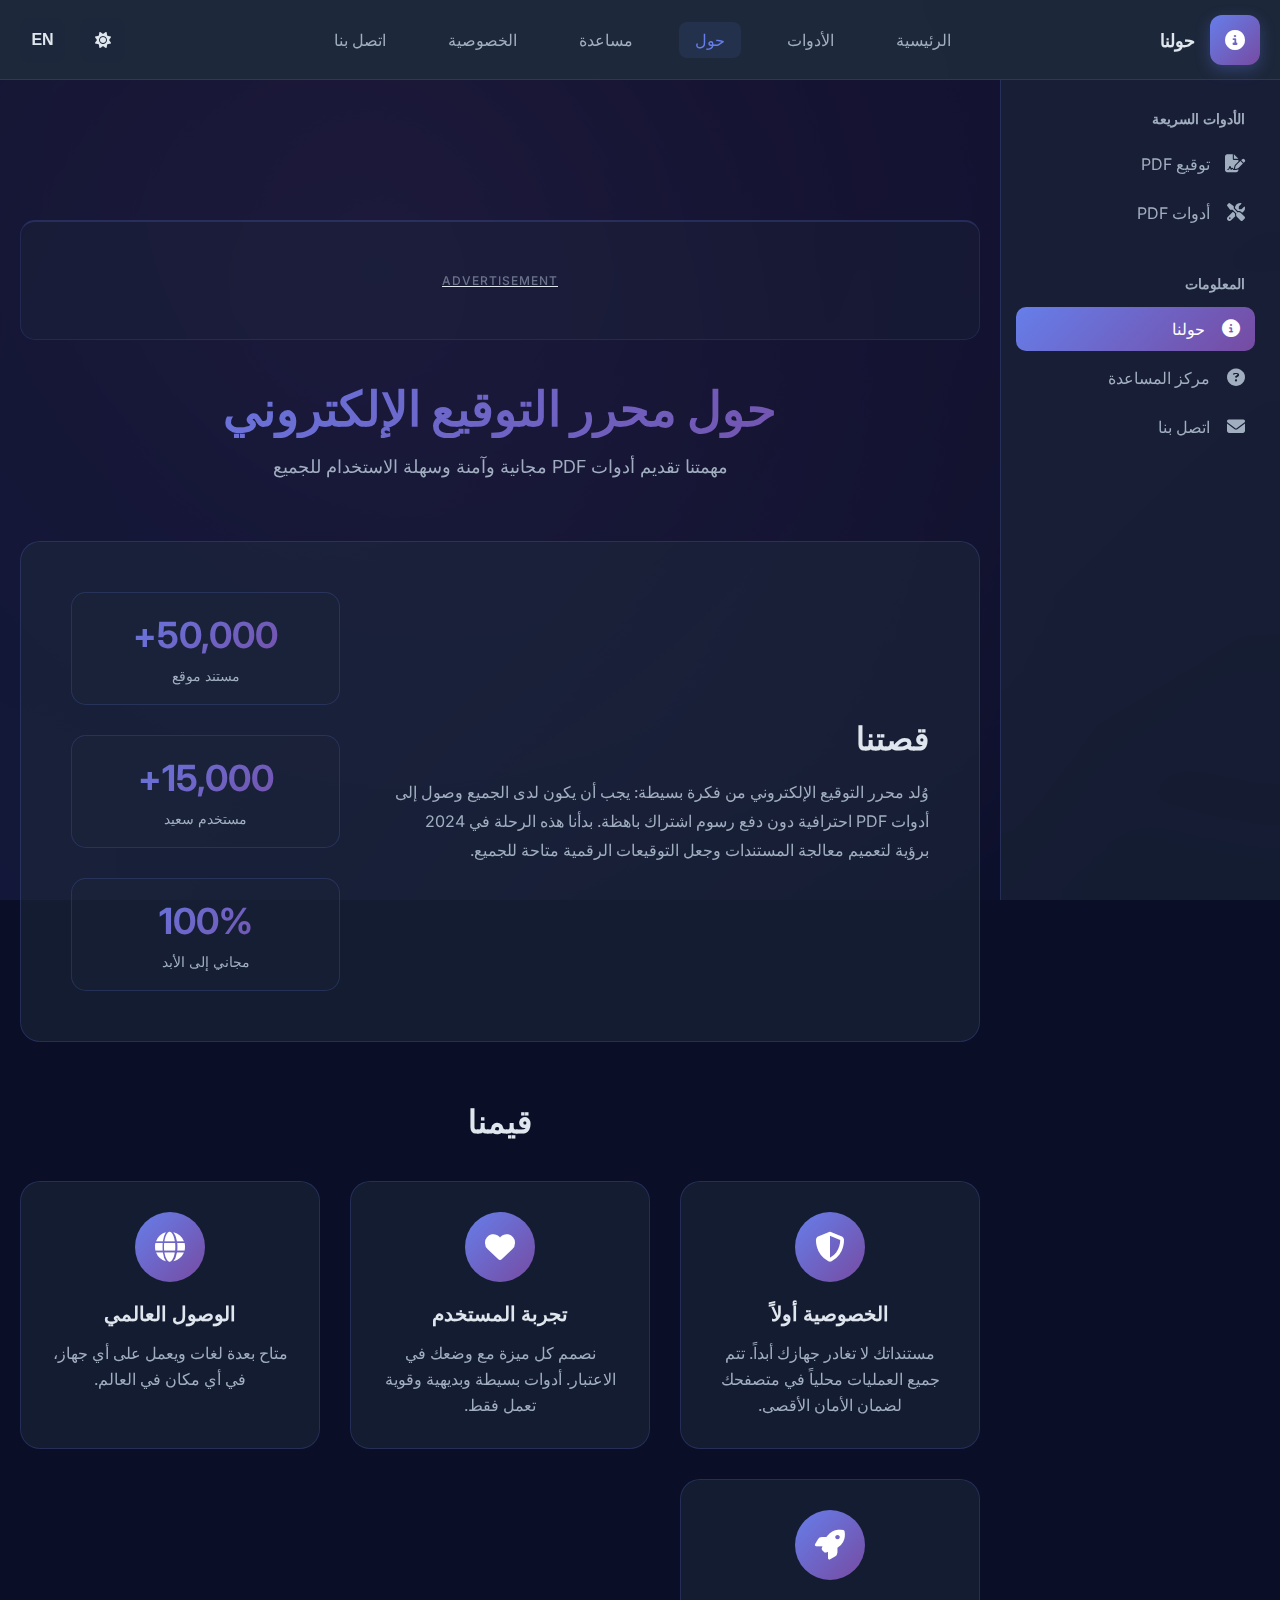
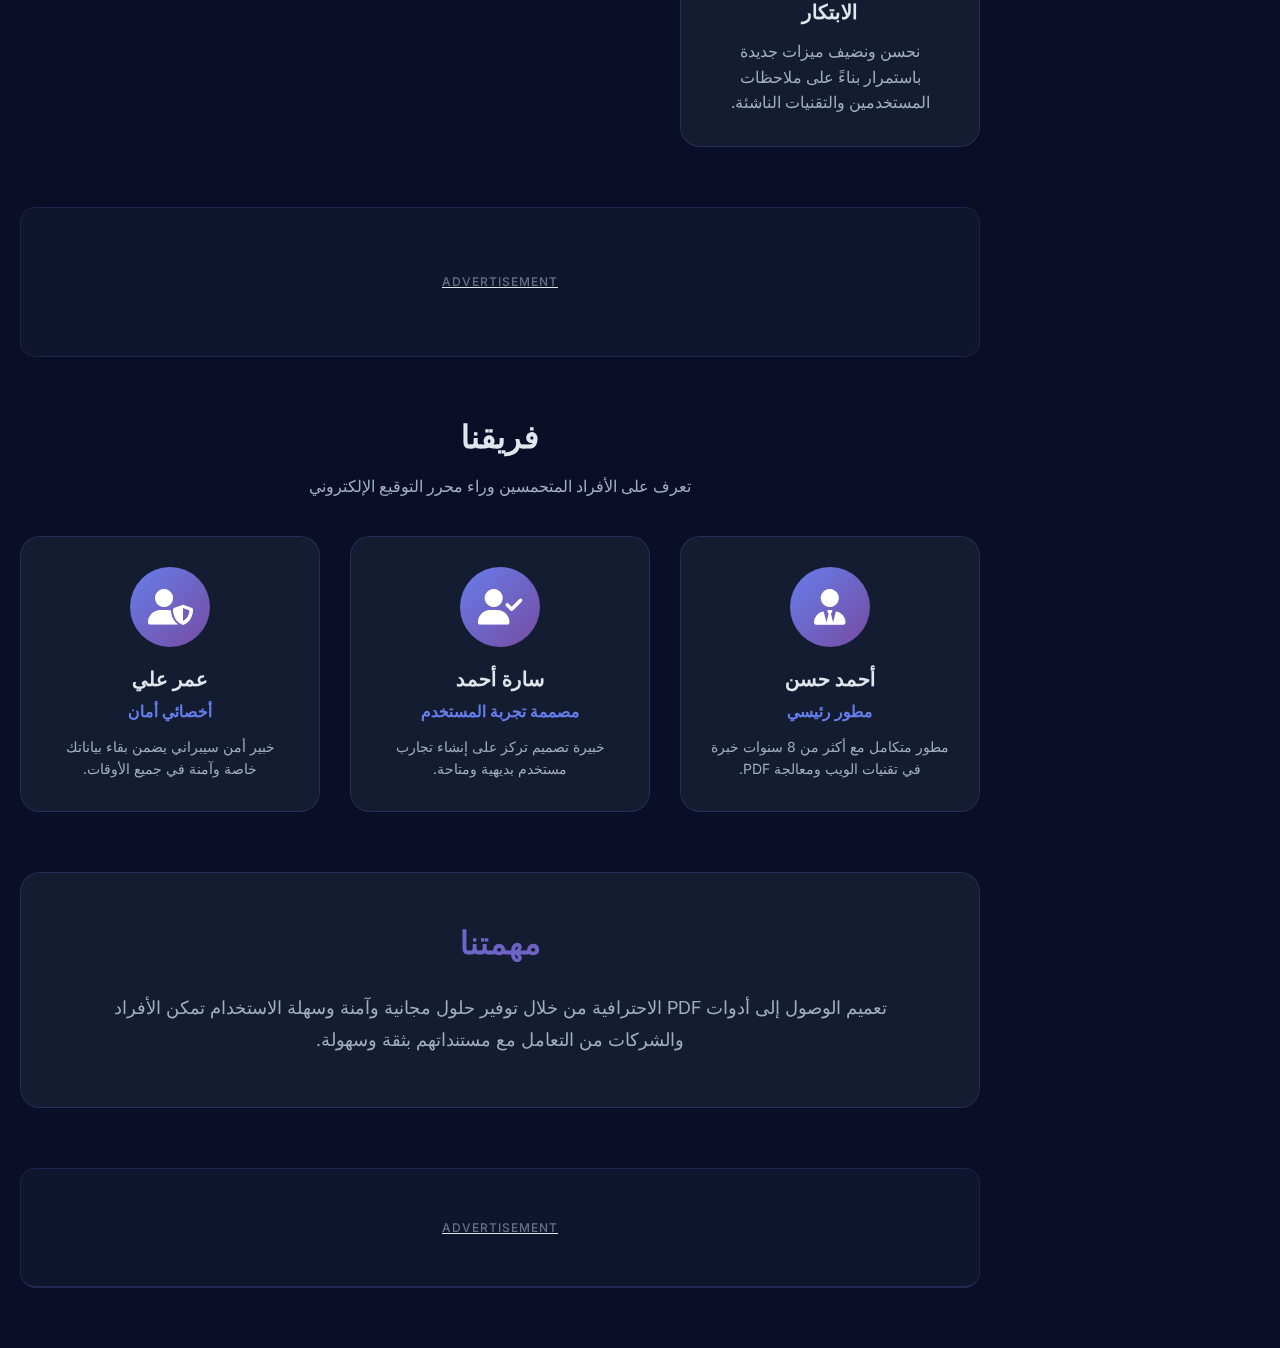
<file: about.html>
<!DOCTYPE html>
<html lang="ar" dir="rtl" data-theme="dark">
<head>
    <meta charset="UTF-8">
    <meta name="viewport" content="width=device-width, initial-scale=1.0, user-scalable=no, maximum-scale=1.0">
    <meta name="description" content="تعرف على فريق PDF E-Signature Pro | مهمتنا تقديم أدوات PDF مجانية وآمنة للجميع | قصة النجاح والرؤية المستقبلية">
    <meta name="keywords" content="حول الموقع, فريق العمل, مهمة الشركة, رؤية, about us">
    <title>🏢 حول الموقع | About PDF E-Signature Pro</title>
    
    <!-- Preconnect -->
    <link rel="preconnect" href="https://fonts.googleapis.com">
    <link rel="preconnect" href="https://fonts.gstatic.com" crossorigin>
    <link rel="preconnect" href="https://cdnjs.cloudflare.com">
    
    <!-- Fonts and Icons -->
    <link rel="stylesheet" href="https://fonts.googleapis.com/css2?family=Inter:wght@300;400;500;600;700&display=swap">
    <link rel="stylesheet" href="https://cdnjs.cloudflare.com/ajax/libs/font-awesome/6.4.0/css/all.min.css">
    <link rel="stylesheet" href="styles.css">
    
    <!-- Google AdSense -->
    <script async src="https://pagead2.googlesyndication.com/pagead/js/adsbygoogle.js?client=ca-pub-6874682307249152" crossorigin="anonymous"></script>
</head>
<body>
    <!-- Header -->
    <header class="header-nav">
        <div class="nav-container">
            <div class="nav-brand">
                <div class="logo">
                    <i class="fas fa-info-circle"></i>
                </div>
                <span class="brand-text" data-en="About Us" data-ar="حولنا">حولنا</span>
            </div>
            
            <nav class="nav-menu">
                <a href="index.html" class="nav-link" data-en="Home" data-ar="الرئيسية">الرئيسية</a>
                <a href="tools.html" class="nav-link" data-en="Tools" data-ar="الأدوات">الأدوات</a>
                <a href="about.html" class="nav-link active" data-en="About" data-ar="حول">حول</a>
                <a href="help.html" class="nav-link" data-en="Help" data-ar="مساعدة">مساعدة</a>
                <a href="privacy.html" class="nav-link" data-en="Privacy" data-ar="الخصوصية">الخصوصية</a>
                <a href="contact.html" class="nav-link" data-en="Contact" data-ar="اتصل بنا">اتصل بنا</a>
            </nav>
            
            <div class="nav-controls">
                <button class="theme-toggle" id="theme-toggle" aria-label="Toggle theme">
                    <i class="fas fa-sun"></i>
                </button>
                <button class="lang-toggle" id="lang-toggle" aria-label="Toggle language">
                    <span class="lang-text">EN</span>
                </button>
                <button class="mobile-menu-toggle" id="mobile-menu-toggle" aria-label="Toggle menu">
                    <i class="fas fa-bars"></i>
                </button>
            </div>
        </div>
    </header>

    <!-- Sidebar -->
    <aside class="sidebar" id="sidebar">
        <div class="sidebar-content">
            <div class="sidebar-section">
                <h3 data-en="Quick Tools" data-ar="الأدوات السريعة">الأدوات السريعة</h3>
                <a href="index.html" class="sidebar-link">
                    <i class="fas fa-file-signature"></i>
                    <span data-en="PDF Signature" data-ar="توقيع PDF">توقيع PDF</span>
                </a>
                <a href="tools.html" class="sidebar-link">
                    <i class="fas fa-tools"></i>
                    <span data-en="PDF Tools" data-ar="أدوات PDF">أدوات PDF</span>
                </a>
            </div>
            
            <div class="sidebar-section">
                <h3 data-en="Information" data-ar="المعلومات">المعلومات</h3>
                <a href="about.html" class="sidebar-link active">
                    <i class="fas fa-info-circle"></i>
                    <span data-en="About Us" data-ar="حولنا">حولنا</span>
                </a>
                <a href="help.html" class="sidebar-link">
                    <i class="fas fa-question-circle"></i>
                    <span data-en="Help Center" data-ar="مركز المساعدة">مركز المساعدة</span>
                </a>
                <a href="contact.html" class="sidebar-link">
                    <i class="fas fa-envelope"></i>
                    <span data-en="Contact" data-ar="اتصل بنا">اتصل بنا</span>
                </a>
            </div>
        </div>
    </aside>

    <!-- Main Content -->
    <main class="main-content">
        <div class="hero-bg">
            <div class="animated-bg"></div>
        </div>
        
        <div class="container">
            <!-- Top Ad -->
            <div class="ad-container top-ad">
                <ins class="adsbygoogle" style="display:block" data-ad-client="ca-pub-6874682307249152" data-ad-slot="8931199653" data-ad-format="auto" data-full-width-responsive="true"></ins>
            </div>
            
            <div class="page-header">
                <h1 class="page-title" data-en="About PDF E-Signature Pro" data-ar="حول محرر التوقيع الإلكتروني">حول محرر التوقيع الإلكتروني</h1>
                <p class="page-subtitle" data-en="Our mission is to provide free, secure, and easy-to-use PDF tools for everyone" data-ar="مهمتنا تقديم أدوات PDF مجانية وآمنة وسهلة الاستخدام للجميع">مهمتنا تقديم أدوات PDF مجانية وآمنة وسهلة الاستخدام للجميع</p>
            </div>
            
            <!-- Story Section -->
            <section class="story-section">
                <div class="story-content">
                    <div class="story-text">
                        <h2 data-en="Our Story" data-ar="قصتنا">قصتنا</h2>
                        <p data-en="PDF E-Signature Pro was born from a simple idea: everyone should have access to professional-grade PDF tools without paying expensive subscription fees. We started this journey in 2024 with a vision to democratize document processing and make digital signatures accessible to all." data-ar="وُلد محرر التوقيع الإلكتروني من فكرة بسيطة: يجب أن يكون لدى الجميع وصول إلى أدوات PDF احترافية دون دفع رسوم اشتراك باهظة. بدأنا هذه الرحلة في 2024 برؤية لتعميم معالجة المستندات وجعل التوقيعات الرقمية متاحة للجميع.">وُلد محرر التوقيع الإلكتروني من فكرة بسيطة: يجب أن يكون لدى الجميع وصول إلى أدوات PDF احترافية دون دفع رسوم اشتراك باهظة. بدأنا هذه الرحلة في 2024 برؤية لتعميم معالجة المستندات وجعل التوقيعات الرقمية متاحة للجميع.</p>
                    </div>
                    <div class="story-stats">
                        <div class="stat">
                            <h3>50,000+</h3>
                            <p data-en="Documents Signed" data-ar="مستند موقع">مستند موقع</p>
                        </div>
                        <div class="stat">
                            <h3>15,000+</h3>
                            <p data-en="Happy Users" data-ar="مستخدم سعيد">مستخدم سعيد</p>
                        </div>
                        <div class="stat">
                            <h3>100%</h3>
                            <p data-en="Free Forever" data-ar="مجاني إلى الأبد">مجاني إلى الأبد</p>
                        </div>
                    </div>
                </div>
            </section>
            
            <!-- Values Section -->
            <section class="values-section">
                <h2 data-en="Our Values" data-ar="قيمنا">قيمنا</h2>
                <div class="values-grid">
                    <div class="value-card">
                        <div class="value-icon">
                            <i class="fas fa-shield-alt"></i>
                        </div>
                        <h3 data-en="Privacy First" data-ar="الخصوصية أولاً">الخصوصية أولاً</h3>
                        <p data-en="Your documents never leave your device. All processing happens locally in your browser for maximum security." data-ar="مستنداتك لا تغادر جهازك أبداً. تتم جميع العمليات محلياً في متصفحك لضمان الأمان الأقصى.">مستنداتك لا تغادر جهازك أبداً. تتم جميع العمليات محلياً في متصفحك لضمان الأمان الأقصى.</p>
                    </div>
                    
                    <div class="value-card">
                        <div class="value-icon">
                            <i class="fas fa-heart"></i>
                        </div>
                        <h3 data-en="User Experience" data-ar="تجربة المستخدم">تجربة المستخدم</h3>
                        <p data-en="We design every feature with you in mind. Simple, intuitive, and powerful tools that just work." data-ar="نصمم كل ميزة مع وضعك في الاعتبار. أدوات بسيطة وبديهية وقوية تعمل فقط.">نصمم كل ميزة مع وضعك في الاعتبار. أدوات بسيطة وبديهية وقوية تعمل فقط.</p>
                    </div>
                    
                    <div class="value-card">
                        <div class="value-icon">
                            <i class="fas fa-globe"></i>
                        </div>
                        <h3 data-en="Global Accessibility" data-ar="الوصول العالمي">الوصول العالمي</h3>
                        <p data-en="Available in multiple languages and works on any device, anywhere in the world." data-ar="متاح بعدة لغات ويعمل على أي جهاز، في أي مكان في العالم.">متاح بعدة لغات ويعمل على أي جهاز، في أي مكان في العالم.</p>
                    </div>
                    
                    <div class="value-card">
                        <div class="value-icon">
                            <i class="fas fa-rocket"></i>
                        </div>
                        <h3 data-en="Innovation" data-ar="الابتكار">الابتكار</h3>
                        <p data-en="We constantly improve and add new features based on user feedback and emerging technologies." data-ar="نحسن ونضيف ميزات جديدة باستمرار بناءً على ملاحظات المستخدمين والتقنيات الناشئة.">نحسن ونضيف ميزات جديدة باستمرار بناءً على ملاحظات المستخدمين والتقنيات الناشئة.</p>
                    </div>
                </div>
            </section>
            
            <!-- Middle Ad -->
            <div class="ad-container middle-ad">
                <ins class="adsbygoogle" style="display:block" data-ad-format="autorelaxed" data-ad-client="ca-pub-6874682307249152" data-ad-slot="5542618989"></ins>
            </div>
            
            <!-- Team Section -->
            <section class="team-section">
                <h2 data-en="Our Team" data-ar="فريقنا">فريقنا</h2>
                <p class="team-intro" data-en="Meet the passionate individuals behind PDF E-Signature Pro" data-ar="تعرف على الأفراد المتحمسين وراء محرر التوقيع الإلكتروني">تعرف على الأفراد المتحمسين وراء محرر التوقيع الإلكتروني</p>
                
                <div class="team-grid">
                    <div class="team-member">
                        <div class="member-avatar">
                            <i class="fas fa-user-tie"></i>
                        </div>
                        <h3 data-en="Ahmed Hassan" data-ar="أحمد حسن">أحمد حسن</h3>
                        <p class="member-role" data-en="Lead Developer" data-ar="مطور رئيسي">مطور رئيسي</p>
                        <p class="member-bio" data-en="Full-stack developer with 8+ years of experience in web technologies and PDF processing." data-ar="مطور متكامل مع أكثر من 8 سنوات خبرة في تقنيات الويب ومعالجة PDF.">مطور متكامل مع أكثر من 8 سنوات خبرة في تقنيات الويب ومعالجة PDF.</p>
                    </div>
                    
                    <div class="team-member">
                        <div class="member-avatar">
                            <i class="fas fa-user-check"></i>
                        </div>
                        <h3 data-en="Sara Ahmed" data-ar="سارة أحمد">سارة أحمد</h3>
                        <p class="member-role" data-en="UX Designer" data-ar="مصممة تجربة المستخدم">مصممة تجربة المستخدم</p>
                        <p class="member-bio" data-en="Design expert focused on creating intuitive and accessible user experiences." data-ar="خبيرة تصميم تركز على إنشاء تجارب مستخدم بديهية ومتاحة.">خبيرة تصميم تركز على إنشاء تجارب مستخدم بديهية ومتاحة.</p>
                    </div>
                    
                    <div class="team-member">
                        <div class="member-avatar">
                            <i class="fas fa-user-shield"></i>
                        </div>
                        <h3 data-en="Omar Ali" data-ar="عمر علي">عمر علي</h3>
                        <p class="member-role" data-en="Security Specialist" data-ar="أخصائي أمان">أخصائي أمان</p>
                        <p class="member-bio" data-en="Cybersecurity expert ensuring your data remains private and secure at all times." data-ar="خبير أمن سيبراني يضمن بقاء بياناتك خاصة وآمنة في جميع الأوقات.">خبير أمن سيبراني يضمن بقاء بياناتك خاصة وآمنة في جميع الأوقات.</p>
                    </div>
                </div>
            </section>
            
            <!-- Mission Section -->
            <section class="mission-section">
                <h2 data-en="Our Mission" data-ar="مهمتنا">مهمتنا</h2>
                <div class="mission-content">
                    <div class="mission-text">
                        <p data-en="To democratize access to professional PDF tools by providing free, secure, and user-friendly solutions that empower individuals and businesses to handle their documents with confidence and ease." data-ar="تعميم الوصول إلى أدوات PDF الاحترافية من خلال توفير حلول مجانية وآمنة وسهلة الاستخدام تمكن الأفراد والشركات من التعامل مع مستنداتهم بثقة وسهولة.">تعميم الوصول إلى أدوات PDF الاحترافية من خلال توفير حلول مجانية وآمنة وسهلة الاستخدام تمكن الأفراد والشركات من التعامل مع مستنداتهم بثقة وسهولة.</p>
                    </div>
                </div>
            </section>
            
            <!-- Bottom Ad -->
            <div class="ad-container bottom-ad">
                <ins class="adsbygoogle" style="display:block" data-ad-format="autorelaxed" data-ad-client="ca-pub-6874682307249152" data-ad-slot="5286618050"></ins>
            </div>
        </div>
    </main>
    
    <!-- Overlay for mobile -->
    <div class="sidebar-overlay" id="sidebar-overlay"></div>
    
    <!-- Scripts -->
    <script src="script.js"></script>
    <script>(adsbygoogle = window.adsbygoogle || []).push({});</script>
    <script>(adsbygoogle = window.adsbygoogle || []).push({});</script>
    <script>(adsbygoogle = window.adsbygoogle || []).push({});</script>
</body>
</html>
</file>
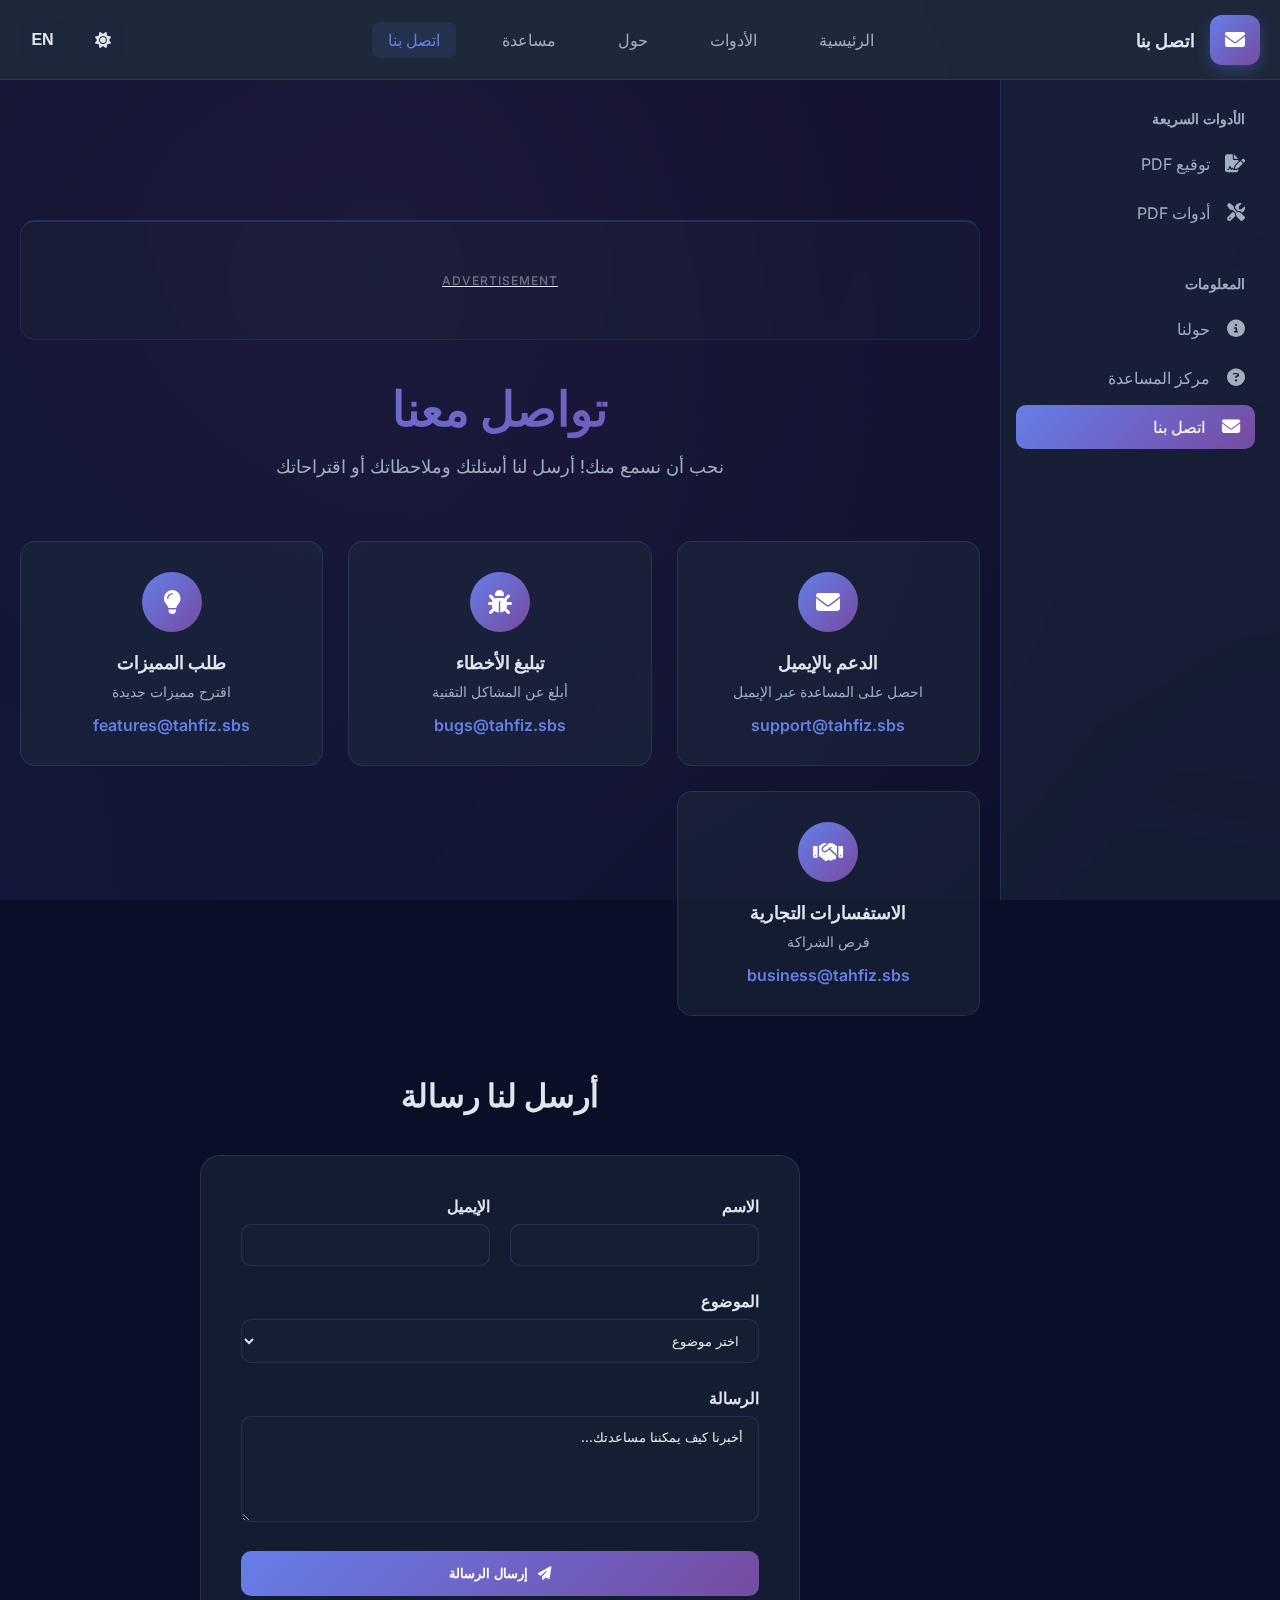
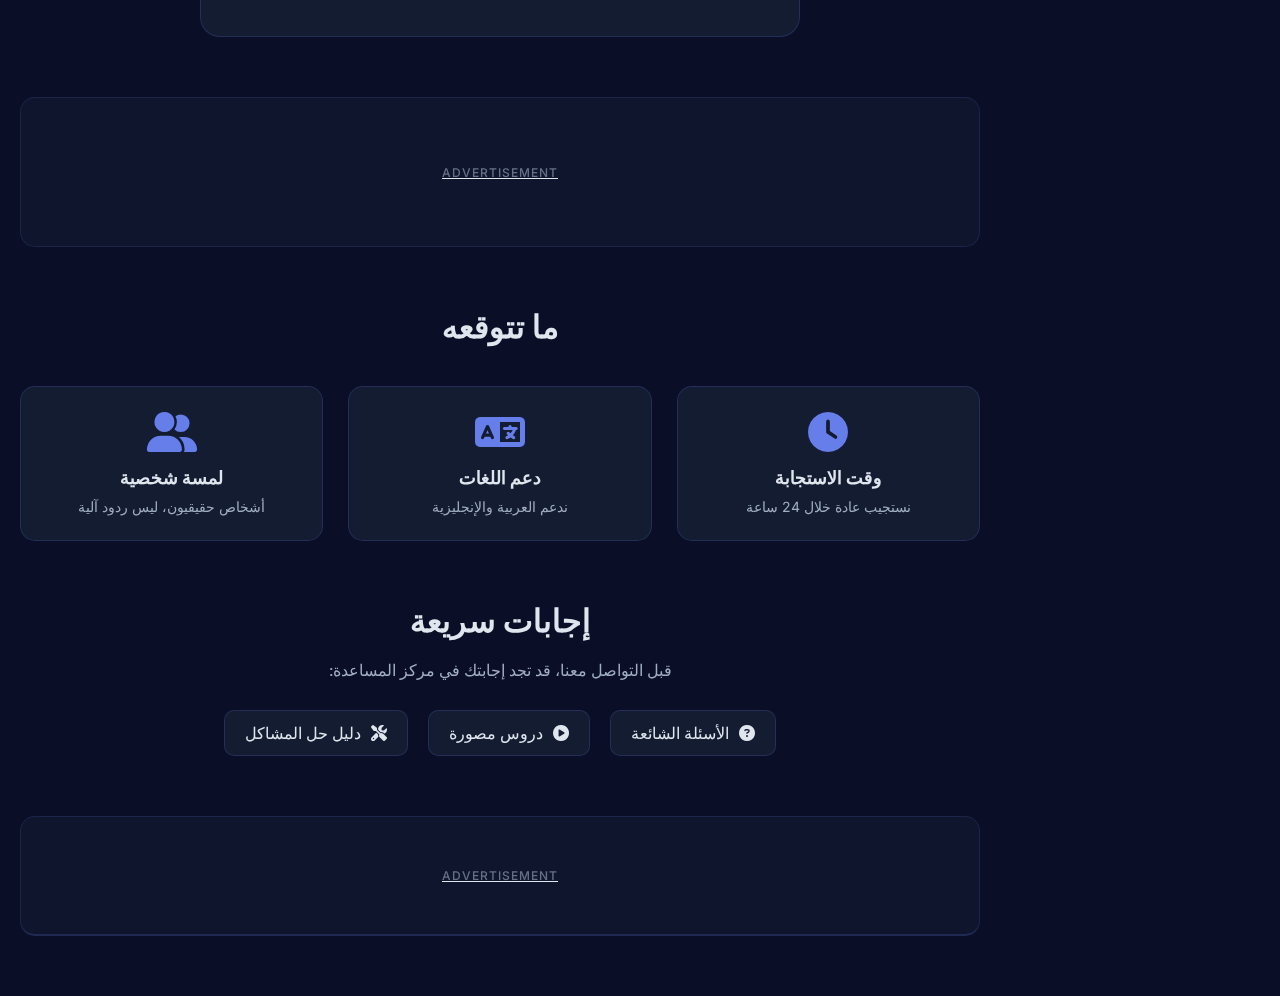
<file: contact.html>
<!DOCTYPE html>
<html lang="ar" dir="rtl" data-theme="dark">
<head>
    <meta charset="UTF-8">
    <meta name="viewport" content="width=device-width, initial-scale=1.0">
    <meta name="description" content="تواصل معنا | دعم فني مجاني | اقتراحات وملاحظات | فريق PDF E-Signature Pro في خدمتك">
    <meta name="keywords" content="اتصل بنا, دعم فني, contact us, support, feedback">
    <title>📞 اتصل بنا | Contact Us</title>
    
    <!-- Preconnect -->
    <link rel="preconnect" href="https://fonts.googleapis.com">
    <link rel="preconnect" href="https://fonts.gstatic.com" crossorigin>
    <link rel="preconnect" href="https://cdnjs.cloudflare.com">
    
    <!-- Fonts and Icons -->
    <link rel="stylesheet" href="https://fonts.googleapis.com/css2?family=Inter:wght@300;400;500;600;700&display=swap">
    <link rel="stylesheet" href="https://cdnjs.cloudflare.com/ajax/libs/font-awesome/6.4.0/css/all.min.css">
    <link rel="stylesheet" href="styles.css">
    
    <!-- Google AdSense -->
    <script async src="https://pagead2.googlesyndication.com/pagead/js/adsbygoogle.js?client=ca-pub-6874682307249152" crossorigin="anonymous"></script>
</head>
<body>
    <!-- Header -->
    <header class="header-nav">
        <div class="nav-container">
            <div class="nav-brand">
                <div class="logo">
                    <i class="fas fa-envelope"></i>
                </div>
                <span class="brand-text" data-en="Contact Us" data-ar="اتصل بنا">اتصل بنا</span>
            </div>
            
            <nav class="nav-menu">
                <a href="index.html" class="nav-link" data-en="Home" data-ar="الرئيسية">الرئيسية</a>
                <a href="tools.html" class="nav-link" data-en="Tools" data-ar="الأدوات">الأدوات</a>
                <a href="about.html" class="nav-link" data-en="About" data-ar="حول">حول</a>
                <a href="help.html" class="nav-link" data-en="Help" data-ar="مساعدة">مساعدة</a>
                <a href="contact.html" class="nav-link active" data-en="Contact" data-ar="اتصل بنا">اتصل بنا</a>
            </nav>
            
            <div class="nav-controls">
                <button class="theme-toggle" id="theme-toggle" aria-label="Toggle theme">
                    <i class="fas fa-sun"></i>
                </button>
                <button class="lang-toggle" id="lang-toggle" aria-label="Toggle language">
                    <span class="lang-text">EN</span>
                </button>
                <button class="mobile-menu-toggle" id="mobile-menu-toggle" aria-label="Toggle menu">
                    <i class="fas fa-bars"></i>
                </button>
            </div>
        </div>
    </header>

    <!-- Sidebar -->
    <aside class="sidebar" id="sidebar">
        <div class="sidebar-content">
            <div class="sidebar-section">
                <h3 data-en="Quick Tools" data-ar="الأدوات السريعة">الأدوات السريعة</h3>
                <a href="index.html" class="sidebar-link">
                    <i class="fas fa-file-signature"></i>
                    <span data-en="PDF Signature" data-ar="توقيع PDF">توقيع PDF</span>
                </a>
                <a href="tools.html" class="sidebar-link">
                    <i class="fas fa-tools"></i>
                    <span data-en="PDF Tools" data-ar="أدوات PDF">أدوات PDF</span>
                </a>
            </div>
            
            <div class="sidebar-section">
                <h3 data-en="Information" data-ar="المعلومات">المعلومات</h3>
                <a href="about.html" class="sidebar-link">
                    <i class="fas fa-info-circle"></i>
                    <span data-en="About Us" data-ar="حولنا">حولنا</span>
                </a>
                <a href="help.html" class="sidebar-link">
                    <i class="fas fa-question-circle"></i>
                    <span data-en="Help Center" data-ar="مركز المساعدة">مركز المساعدة</span>
                </a>
                <a href="contact.html" class="sidebar-link active">
                    <i class="fas fa-envelope"></i>
                    <span data-en="Contact" data-ar="اتصل بنا">اتصل بنا</span>
                </a>
            </div>
        </div>
    </aside>

    <!-- Main Content -->
    <main class="main-content">
        <div class="hero-bg">
            <div class="animated-bg"></div>
        </div>
        
        <div class="container">
            <!-- Top Ad -->
            <div class="ad-container top-ad">
                <ins class="adsbygoogle" style="display:block" data-ad-client="ca-pub-6874682307249152" data-ad-slot="8931199653" data-ad-format="auto" data-full-width-responsive="true"></ins>
            </div>
            
            <div class="page-header">
                <h1 class="page-title" data-en="Get in Touch" data-ar="تواصل معنا">تواصل معنا</h1>
                <p class="page-subtitle" data-en="We'd love to hear from you! Send us your questions, feedback, or suggestions" data-ar="نحب أن نسمع منك! أرسل لنا أسئلتك وملاحظاتك أو اقتراحاتك">نحب أن نسمع منك! أرسل لنا أسئلتك وملاحظاتك أو اقتراحاتك</p>
            </div>
            
            <!-- Contact Methods -->
            <section class="contact-methods">
                <div class="contact-grid">
                    <div class="contact-card">
                        <div class="contact-icon">
                            <i class="fas fa-envelope"></i>
                        </div>
                        <h3 data-en="Email Support" data-ar="الدعم بالإيميل">الدعم بالإيميل</h3>
                        <p data-en="Get help via email" data-ar="احصل على المساعدة عبر الإيميل">احصل على المساعدة عبر الإيميل</p>
                        <a href="mailto:support@tahfiz.sbs" class="contact-link">support@tahfiz.sbs</a>
                    </div>
                    
                    <div class="contact-card">
                        <div class="contact-icon">
                            <i class="fas fa-bug"></i>
                        </div>
                        <h3 data-en="Bug Reports" data-ar="تبليغ الأخطاء">تبليغ الأخطاء</h3>
                        <p data-en="Report technical issues" data-ar="أبلغ عن المشاكل التقنية">أبلغ عن المشاكل التقنية</p>
                        <a href="mailto:bugs@tahfiz.sbs" class="contact-link">bugs@tahfiz.sbs</a>
                    </div>
                    
                    <div class="contact-card">
                        <div class="contact-icon">
                            <i class="fas fa-lightbulb"></i>
                        </div>
                        <h3 data-en="Feature Requests" data-ar="طلب المميزات">طلب المميزات</h3>
                        <p data-en="Suggest new features" data-ar="اقترح مميزات جديدة">اقترح مميزات جديدة</p>
                        <a href="mailto:features@tahfiz.sbs" class="contact-link">features@tahfiz.sbs</a>
                    </div>
                    
                    <div class="contact-card">
                        <div class="contact-icon">
                            <i class="fas fa-handshake"></i>
                        </div>
                        <h3 data-en="Business Inquiries" data-ar="الاستفسارات التجارية">الاستفسارات التجارية</h3>
                        <p data-en="Partnership opportunities" data-ar="فرص الشراكة">فرص الشراكة</p>
                        <a href="mailto:business@tahfiz.sbs" class="contact-link">business@tahfiz.sbs</a>
                    </div>
                </div>
            </section>
            
            <!-- Contact Form -->
            <section class="contact-form-section">
                <h2 data-en="Send us a Message" data-ar="أرسل لنا رسالة">أرسل لنا رسالة</h2>
                
                <form class="contact-form" id="contact-form">
                    <div class="form-row">
                        <div class="form-group">
                            <label for="name" data-en="Name" data-ar="الاسم">الاسم</label>
                            <input type="text" id="name" name="name" required>
                        </div>
                        <div class="form-group">
                            <label for="email" data-en="Email" data-ar="الإيميل">الإيميل</label>
                            <input type="email" id="email" name="email" required>
                        </div>
                    </div>
                    
                    <div class="form-group">
                        <label for="subject" data-en="Subject" data-ar="الموضوع">الموضوع</label>
                        <select id="subject" name="subject" required>
                            <option value="" data-en="Select a subject" data-ar="اختر موضوع">اختر موضوع</option>
                            <option value="support" data-en="Technical Support" data-ar="دعم فني">دعم فني</option>
                            <option value="bug" data-en="Bug Report" data-ar="تبليغ خطأ">تبليغ خطأ</option>
                            <option value="feature" data-en="Feature Request" data-ar="طلب ميزة">طلب ميزة</option>
                            <option value="feedback" data-en="Feedback" data-ar="ملاحظات">ملاحظات</option>
                            <option value="business" data-en="Business Inquiry" data-ar="استفسار تجاري">استفسار تجاري</option>
                            <option value="other" data-en="Other" data-ar="أخرى">أخرى</option>
                        </select>
                    </div>
                    
                    <div class="form-group">
                        <label for="message" data-en="Message" data-ar="الرسالة">الرسالة</label>
                        <textarea id="message" name="message" rows="5" required data-en="Tell us how we can help you..." data-ar="أخبرنا كيف يمكننا مساعدتك..." placeholder="أخبرنا كيف يمكننا مساعدتك..."></textarea>
                    </div>
                    
                    <button type="submit" class="submit-btn">
                        <i class="fas fa-paper-plane"></i>
                        <span data-en="Send Message" data-ar="إرسال الرسالة">إرسال الرسالة</span>
                    </button>
                </form>
            </section>
            
            <!-- Middle Ad -->
            <div class="ad-container middle-ad">
                <ins class="adsbygoogle" style="display:block" data-ad-format="autorelaxed" data-ad-client="ca-pub-6874682307249152" data-ad-slot="5542618989"></ins>
            </div>
            
            <!-- Response Time -->
            <section class="response-section">
                <h2 data-en="What to Expect" data-ar="ما تتوقعه">ما تتوقعه</h2>
                <div class="response-grid">
                    <div class="response-item">
                        <i class="fas fa-clock"></i>
                        <h3 data-en="Response Time" data-ar="وقت الاستجابة">وقت الاستجابة</h3>
                        <p data-en="We typically respond within 24 hours" data-ar="نستجيب عادة خلال 24 ساعة">نستجيب عادة خلال 24 ساعة</p>
                    </div>
                    <div class="response-item">
                        <i class="fas fa-language"></i>
                        <h3 data-en="Language Support" data-ar="دعم اللغات">دعم اللغات</h3>
                        <p data-en="We support Arabic and English" data-ar="ندعم العربية والإنجليزية">ندعم العربية والإنجليزية</p>
                    </div>
                    <div class="response-item">
                        <i class="fas fa-user-friends"></i>
                        <h3 data-en="Personal Touch" data-ar="لمسة شخصية">لمسة شخصية</h3>
                        <p data-en="Real humans, not automated responses" data-ar="أشخاص حقيقيون، ليس ردود آلية">أشخاص حقيقيون، ليس ردود آلية</p>
                    </div>
                </div>
            </section>
            
            <!-- FAQ Quick Links -->
            <section class="faq-links">
                <h2 data-en="Quick Answers" data-ar="إجابات سريعة">إجابات سريعة</h2>
                <p data-en="Before contacting us, you might find your answer in our help center:" data-ar="قبل التواصل معنا، قد تجد إجابتك في مركز المساعدة:">قبل التواصل معنا، قد تجد إجابتك في مركز المساعدة:</p>
                
                <div class="quick-links">
                    <a href="help.html#faq" class="quick-link">
                        <i class="fas fa-question-circle"></i>
                        <span data-en="Frequently Asked Questions" data-ar="الأسئلة الشائعة">الأسئلة الشائعة</span>
                    </a>
                    <a href="help.html#tutorials" class="quick-link">
                        <i class="fas fa-play-circle"></i>
                        <span data-en="Video Tutorials" data-ar="دروس مصورة">دروس مصورة</span>
                    </a>
                    <a href="help.html#troubleshooting" class="quick-link">
                        <i class="fas fa-tools"></i>
                        <span data-en="Troubleshooting Guide" data-ar="دليل حل المشاكل">دليل حل المشاكل</span>
                    </a>
                </div>
            </section>
            
            <!-- Bottom Ad -->
            <div class="ad-container bottom-ad">
                <ins class="adsbygoogle" style="display:block" data-ad-format="autorelaxed" data-ad-client="ca-pub-6874682307249152" data-ad-slot="5286618050"></ins>
            </div>
        </div>
    </main>
    
    <!-- Overlay for mobile -->
    <div class="sidebar-overlay" id="sidebar-overlay"></div>
    
    <!-- Scripts -->
    <script src="script.js"></script>
    <script>
        document.getElementById('contact-form').addEventListener('submit', function(e) {
            e.preventDefault();
            
            // Get form data
            const formData = new FormData(this);
            const data = Object.fromEntries(formData);
            
            // Create mailto link
            const subject = encodeURIComponent(`Contact Form: ${data.subject} - ${data.name}`);
            const body = encodeURIComponent(`Name: ${data.name}\nEmail: ${data.email}\nSubject: ${data.subject}\n\nMessage:\n${data.message}`);
            const mailtoLink = `mailto:support@tahfiz.sbs?subject=${subject}&body=${body}`;
            
            // Open email client
            window.location.href = mailtoLink;
            
            // Show success message
            alert('Thank you for your message! Your email client should open now.');
        });
    </script>
    <script>(adsbygoogle = window.adsbygoogle || []).push({});</script>
    <script>(adsbygoogle = window.adsbygoogle || []).push({});</script>
    <script>(adsbygoogle = window.adsbygoogle || []).push({});</script>
</body>
</html>
</file>
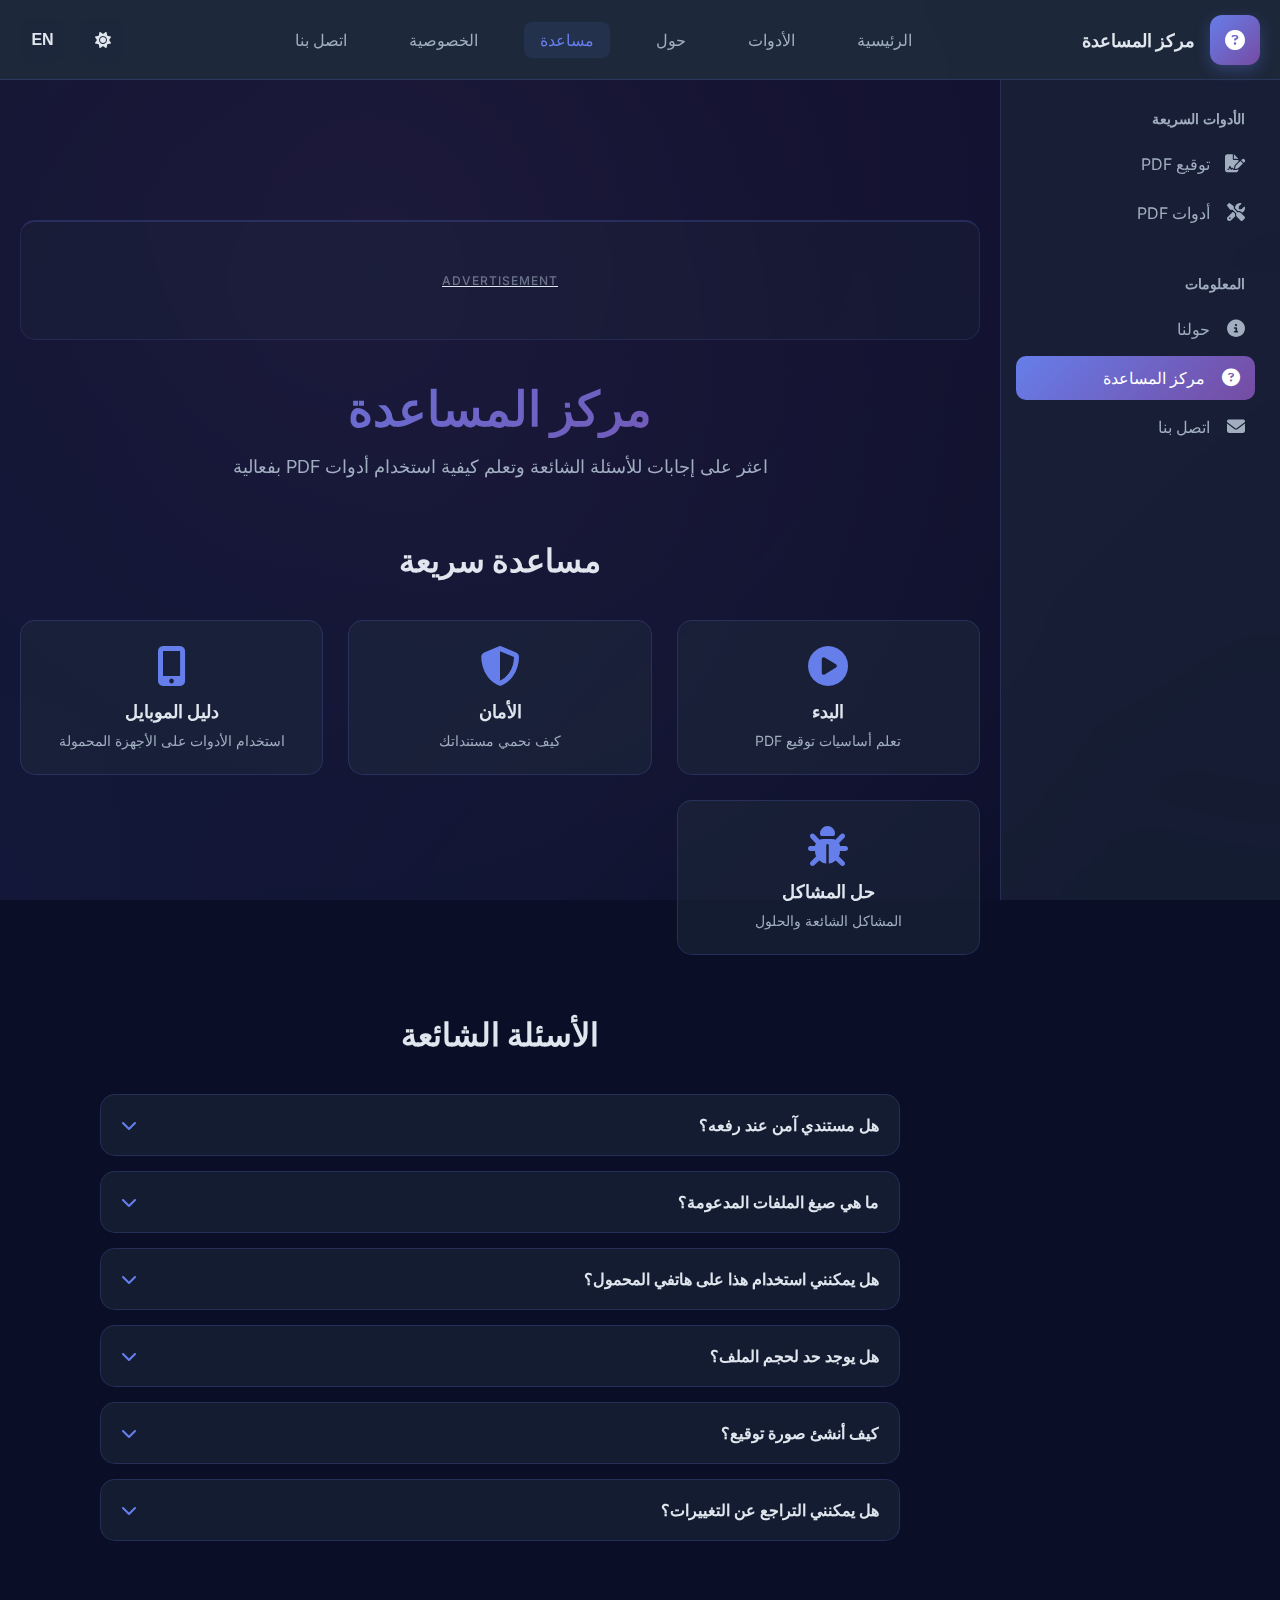
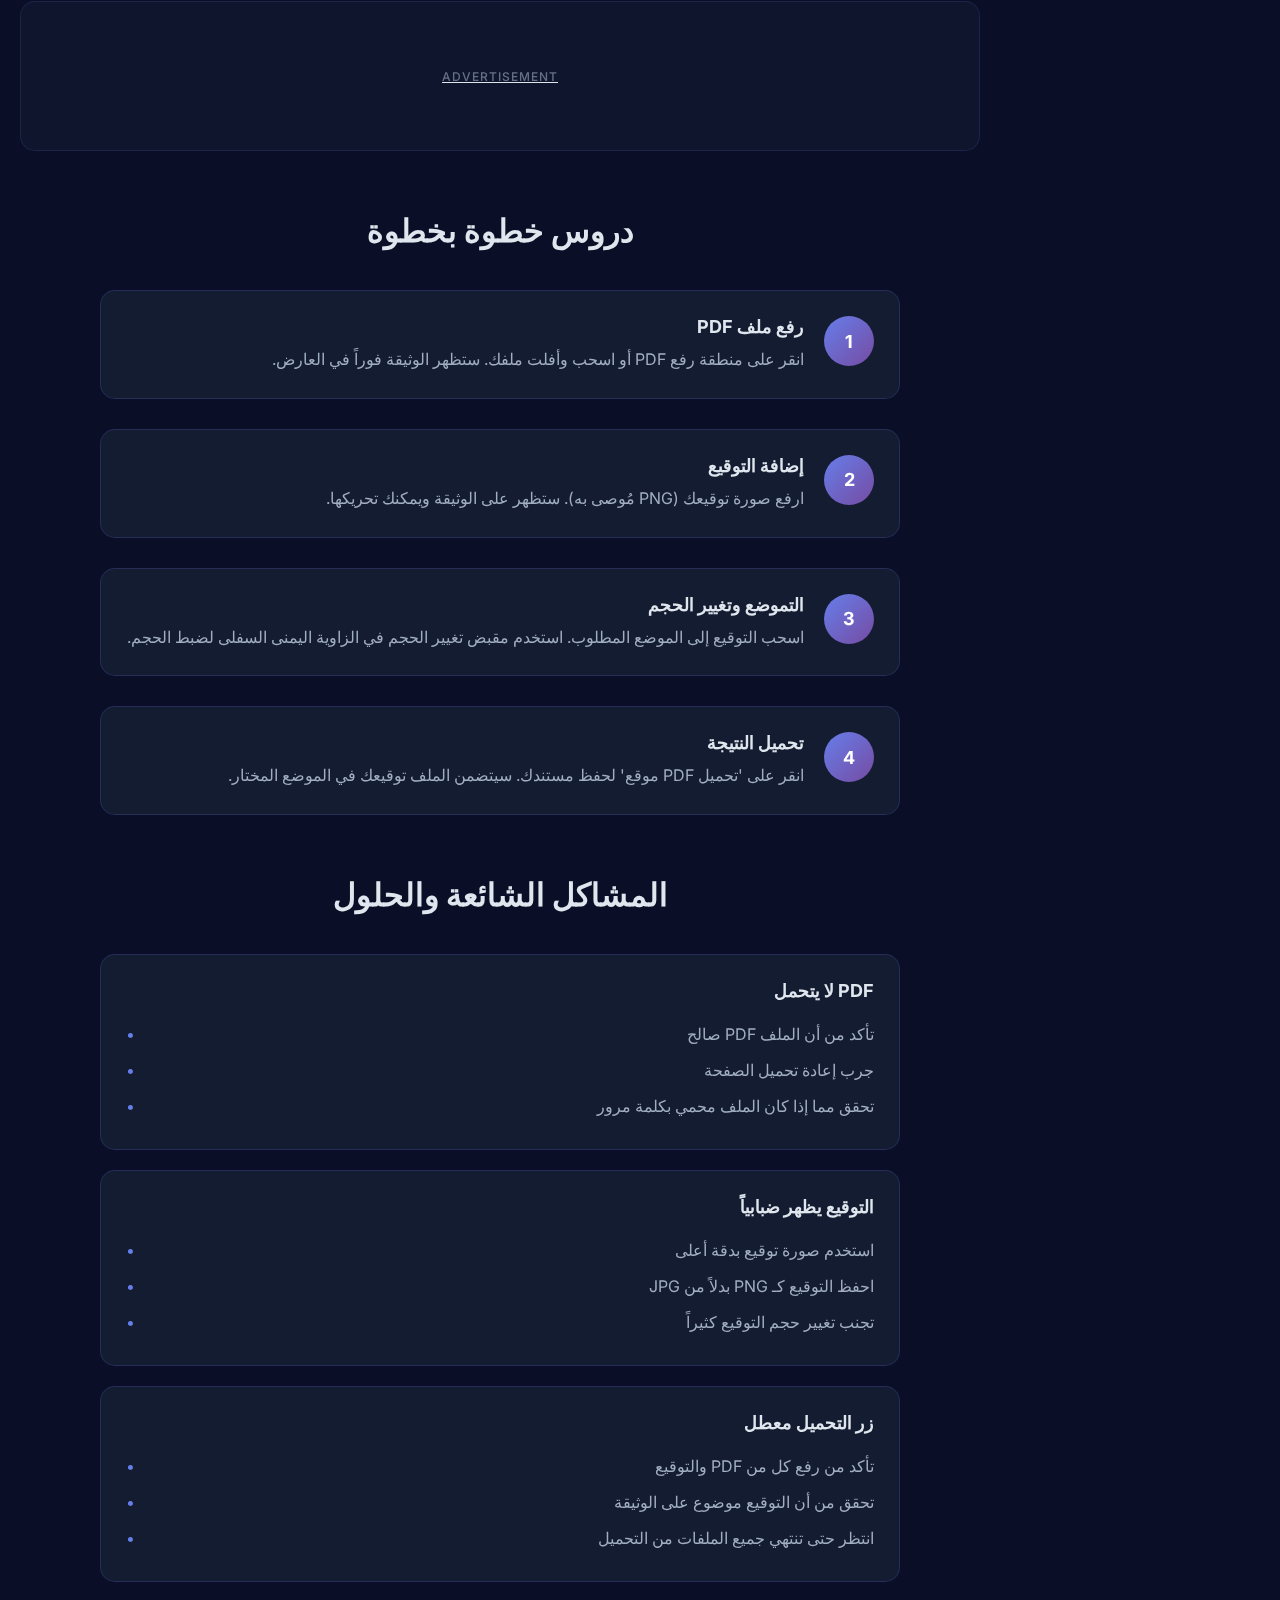
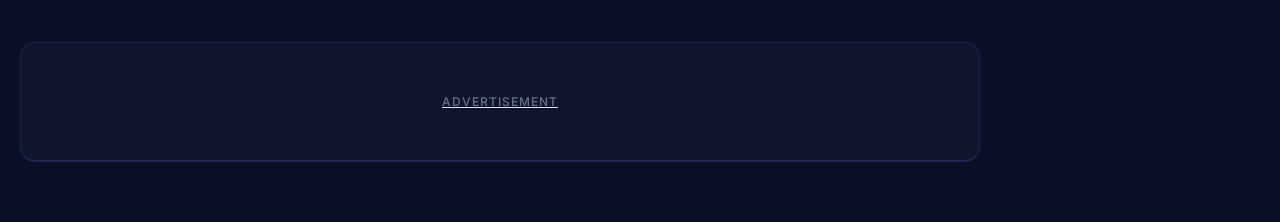
<file: help.html>
<!DOCTYPE html>
<html lang="ar" dir="rtl" data-theme="dark">
<head>
    <meta charset="UTF-8">
    <meta name="viewport" content="width=device-width, initial-scale=1.0">
    <meta name="description" content="مركز المساعدة | دليل شامل لاستخدام أدوات PDF | الأسئلة الشائعة | حلول المشاكل التقنية | دعم فني مجاني">
    <meta name="keywords" content="مساعدة, دعم فني, أسئلة شائعة, help, FAQ, support">
    <title>❓ مركز المساعدة | Help Center</title>
    
    <!-- Preconnect -->
    <link rel="preconnect" href="https://fonts.googleapis.com">
    <link rel="preconnect" href="https://fonts.gstatic.com" crossorigin>
    <link rel="preconnect" href="https://cdnjs.cloudflare.com">
    
    <!-- Fonts and Icons -->
    <link rel="stylesheet" href="https://fonts.googleapis.com/css2?family=Inter:wght@300;400;500;600;700&display=swap">
    <link rel="stylesheet" href="https://cdnjs.cloudflare.com/ajax/libs/font-awesome/6.4.0/css/all.min.css">
    <link rel="stylesheet" href="styles.css">
    
    <!-- Google AdSense -->
    <script async src="https://pagead2.googlesyndication.com/pagead/js/adsbygoogle.js?client=ca-pub-6874682307249152" crossorigin="anonymous"></script>
</head>
<body>
    <!-- Header -->
    <header class="header-nav">
        <div class="nav-container">
            <div class="nav-brand">
                <div class="logo">
                    <i class="fas fa-question-circle"></i>
                </div>
                <span class="brand-text" data-en="Help Center" data-ar="مركز المساعدة">مركز المساعدة</span>
            </div>
            
            <nav class="nav-menu">
                <a href="index.html" class="nav-link" data-en="Home" data-ar="الرئيسية">الرئيسية</a>
                <a href="tools.html" class="nav-link" data-en="Tools" data-ar="الأدوات">الأدوات</a>
                <a href="about.html" class="nav-link" data-en="About" data-ar="حول">حول</a>
                <a href="help.html" class="nav-link active" data-en="Help" data-ar="مساعدة">مساعدة</a>
                <a href="privacy.html" class="nav-link" data-en="Privacy" data-ar="الخصوصية">الخصوصية</a>
                <a href="contact.html" class="nav-link" data-en="Contact" data-ar="اتصل بنا">اتصل بنا</a>
            </nav>
            
            <div class="nav-controls">
                <button class="theme-toggle" id="theme-toggle" aria-label="Toggle theme">
                    <i class="fas fa-sun"></i>
                </button>
                <button class="lang-toggle" id="lang-toggle" aria-label="Toggle language">
                    <span class="lang-text">EN</span>
                </button>
                <button class="mobile-menu-toggle" id="mobile-menu-toggle" aria-label="Toggle menu">
                    <i class="fas fa-bars"></i>
                </button>
            </div>
        </div>
    </header>

    <!-- Sidebar -->
    <aside class="sidebar" id="sidebar">
        <div class="sidebar-content">
            <div class="sidebar-section">
                <h3 data-en="Quick Tools" data-ar="الأدوات السريعة">الأدوات السريعة</h3>
                <a href="index.html" class="sidebar-link">
                    <i class="fas fa-file-signature"></i>
                    <span data-en="PDF Signature" data-ar="توقيع PDF">توقيع PDF</span>
                </a>
                <a href="tools.html" class="sidebar-link">
                    <i class="fas fa-tools"></i>
                    <span data-en="PDF Tools" data-ar="أدوات PDF">أدوات PDF</span>
                </a>
            </div>
            
            <div class="sidebar-section">
                <h3 data-en="Information" data-ar="المعلومات">المعلومات</h3>
                <a href="about.html" class="sidebar-link">
                    <i class="fas fa-info-circle"></i>
                    <span data-en="About Us" data-ar="حولنا">حولنا</span>
                </a>
                <a href="help.html" class="sidebar-link active">
                    <i class="fas fa-question-circle"></i>
                    <span data-en="Help Center" data-ar="مركز المساعدة">مركز المساعدة</span>
                </a>
                <a href="contact.html" class="sidebar-link">
                    <i class="fas fa-envelope"></i>
                    <span data-en="Contact" data-ar="اتصل بنا">اتصل بنا</span>
                </a>
            </div>
        </div>
    </aside>

    <!-- Main Content -->
    <main class="main-content">
        <div class="hero-bg">
            <div class="animated-bg"></div>
        </div>
        
        <div class="container">
            <!-- Top Ad -->
            <div class="ad-container top-ad">
                <ins class="adsbygoogle" style="display:block" data-ad-client="ca-pub-6874682307249152" data-ad-slot="8931199653" data-ad-format="auto" data-full-width-responsive="true"></ins>
            </div>
            
            <div class="page-header">
                <h1 class="page-title" data-en="Help Center" data-ar="مركز المساعدة">مركز المساعدة</h1>
                <p class="page-subtitle" data-en="Find answers to common questions and learn how to use our PDF tools effectively" data-ar="اعثر على إجابات للأسئلة الشائعة وتعلم كيفية استخدام أدوات PDF بفعالية">اعثر على إجابات للأسئلة الشائعة وتعلم كيفية استخدام أدوات PDF بفعالية</p>
            </div>
            
            <!-- Quick Help Cards -->
            <section class="quick-help">
                <h2 data-en="Quick Help" data-ar="مساعدة سريعة">مساعدة سريعة</h2>
                <div class="help-cards-grid">
                    <div class="help-card">
                        <i class="fas fa-play-circle"></i>
                        <h3 data-en="Getting Started" data-ar="البدء">البدء</h3>
                        <p data-en="Learn the basics of PDF signing" data-ar="تعلم أساسيات توقيع PDF">تعلم أساسيات توقيع PDF</p>
                    </div>
                    <div class="help-card">
                        <i class="fas fa-shield-alt"></i>
                        <h3 data-en="Security" data-ar="الأمان">الأمان</h3>
                        <p data-en="How we protect your documents" data-ar="كيف نحمي مستنداتك">كيف نحمي مستنداتك</p>
                    </div>
                    <div class="help-card">
                        <i class="fas fa-mobile-alt"></i>
                        <h3 data-en="Mobile Guide" data-ar="دليل الموبايل">دليل الموبايل</h3>
                        <p data-en="Using tools on mobile devices" data-ar="استخدام الأدوات على الأجهزة المحمولة">استخدام الأدوات على الأجهزة المحمولة</p>
                    </div>
                    <div class="help-card">
                        <i class="fas fa-bug"></i>
                        <h3 data-en="Troubleshooting" data-ar="حل المشاكل">حل المشاكل</h3>
                        <p data-en="Common issues and solutions" data-ar="المشاكل الشائعة والحلول">المشاكل الشائعة والحلول</p>
                    </div>
                </div>
            </section>
            
            <!-- FAQ Section -->
            <section class="faq-section">
                <h2 data-en="Frequently Asked Questions" data-ar="الأسئلة الشائعة">الأسئلة الشائعة</h2>
                
                <div class="faq-container">
                    <div class="faq-item">
                        <div class="faq-question" onclick="toggleFAQ(this)">
                            <h3 data-en="Is my document secure when I upload it?" data-ar="هل مستندي آمن عند رفعه؟">هل مستندي آمن عند رفعه؟</h3>
                            <i class="fas fa-chevron-down"></i>
                        </div>
                        <div class="faq-answer">
                            <p data-en="Yes, absolutely! Your documents are processed entirely in your browser and never uploaded to our servers. This means your sensitive information never leaves your device." data-ar="نعم، بالطبع! تتم معالجة مستنداتك بالكامل في متصفحك ولا يتم رفعها أبداً إلى خوادمنا. هذا يعني أن معلوماتك الحساسة لا تغادر جهازك أبداً.">نعم، بالطبع! تتم معالجة مستنداتك بالكامل في متصفحك ولا يتم رفعها أبداً إلى خوادمنا. هذا يعني أن معلوماتك الحساسة لا تغادر جهازك أبداً.</p>
                        </div>
                    </div>
                    
                    <div class="faq-item">
                        <div class="faq-question" onclick="toggleFAQ(this)">
                            <h3 data-en="What file formats are supported?" data-ar="ما هي صيغ الملفات المدعومة؟">ما هي صيغ الملفات المدعومة؟</h3>
                            <i class="fas fa-chevron-down"></i>
                        </div>
                        <div class="faq-answer">
                            <p data-en="Currently, we support PDF files for document processing and PNG files for signature images. We recommend PNG for signatures as it supports transparency for a cleaner look." data-ar="حالياً، ندعم ملفات PDF لمعالجة المستندات وملفات PNG لصور التوقيع. نوصي بـ PNG للتوقيعات لأنها تدعم الشفافية لمظهر أنظف.">حالياً، ندعم ملفات PDF لمعالجة المستندات وملفات PNG لصور التوقيع. نوصي بـ PNG للتوقيعات لأنها تدعم الشفافية لمظهر أنظف.</p>
                        </div>
                    </div>
                    
                    <div class="faq-item">
                        <div class="faq-question" onclick="toggleFAQ(this)">
                            <h3 data-en="Can I use this on my mobile phone?" data-ar="هل يمكنني استخدام هذا على هاتفي المحمول؟">هل يمكنني استخدام هذا على هاتفي المحمول؟</h3>
                            <i class="fas fa-chevron-down"></i>
                        </div>
                        <div class="faq-answer">
                            <p data-en="Yes! Our website is fully responsive and works great on mobile devices, tablets, and desktops. All features are available across all devices." data-ar="نعم! موقعنا متجاوب بالكامل ويعمل بشكل رائع على الأجهزة المحمولة والأجهزة اللوحية وأجهزة سطح المكتب. جميع الميزات متاحة عبر جميع الأجهزة.">نعم! موقعنا متجاوب بالكامل ويعمل بشكل رائع على الأجهزة المحمولة والأجهزة اللوحية وأجهزة سطح المكتب. جميع الميزات متاحة عبر جميع الأجهزة.</p>
                        </div>
                    </div>
                    
                    <div class="faq-item">
                        <div class="faq-question" onclick="toggleFAQ(this)">
                            <h3 data-en="Is there a file size limit?" data-ar="هل يوجد حد لحجم الملف؟">هل يوجد حد لحجم الملف؟</h3>
                            <i class="fas fa-chevron-down"></i>
                        </div>
                        <div class="faq-answer">
                            <p data-en="Since processing happens in your browser, the limit depends on your device's memory and browser capabilities. Most modern devices can handle files up to 50MB easily." data-ar="نظراً لأن المعالجة تحدث في متصفحك، فإن الحد يعتمد على ذاكرة جهازك وقدرات المتصفح. معظم الأجهزة الحديثة يمكنها التعامل مع ملفات تصل إلى 50 ميجابايت بسهولة.">نظراً لأن المعالجة تحدث في متصفحك، فإن الحد يعتمد على ذاكرة جهازك وقدرات المتصفح. معظم الأجهزة الحديثة يمكنها التعامل مع ملفات تصل إلى 50 ميجابايت بسهولة.</p>
                        </div>
                    </div>
                    
                    <div class="faq-item">
                        <div class="faq-question" onclick="toggleFAQ(this)">
                            <h3 data-en="How do I create a signature image?" data-ar="كيف أنشئ صورة توقيع؟">كيف أنشئ صورة توقيع؟</h3>
                            <i class="fas fa-chevron-down"></i>
                        </div>
                        <div class="faq-answer">
                            <p data-en="You can create a signature image by: 1) Signing on white paper and scanning, 2) Using a graphics tablet, 3) Using smartphone apps that create signature images, or 4) Using online signature generators." data-ar="يمكنك إنشاء صورة توقيع عن طريق: 1) التوقيع على ورقة بيضاء ومسحها ضوئياً، 2) استخدام جهاز لوحي للرسومات، 3) استخدام تطبيقات الهاتف الذكي التي تنشئ صور التوقيع، أو 4) استخدام مولدات التوقيع عبر الإنترنت.">يمكنك إنشاء صورة توقيع عن طريق: 1) التوقيع على ورقة بيضاء ومسحها ضوئياً، 2) استخدام جهاز لوحي للرسومات، 3) استخدام تطبيقات الهاتف الذكي التي تنشئ صور التوقيع، أو 4) استخدام مولدات التوقيع عبر الإنترنت.</p>
                        </div>
                    </div>
                    
                    <div class="faq-item">
                        <div class="faq-question" onclick="toggleFAQ(this)">
                            <h3 data-en="Can I undo my changes?" data-ar="هل يمكنني التراجع عن التغييرات؟">هل يمكنني التراجع عن التغييرات؟</h3>
                            <i class="fas fa-chevron-down"></i>
                        </div>
                        <div class="faq-answer">
                            <p data-en="Yes! You can use the 'Clear Signature' button to remove your signature and start over. You can also reload the page to start fresh with a new document." data-ar="نعم! يمكنك استخدام زر 'مسح التوقيع' لإزالة توقيعك والبدء من جديد. يمكنك أيضاً إعادة تحميل الصفحة للبدء من جديد بمستند جديد.">نعم! يمكنك استخدام زر 'مسح التوقيع' لإزالة توقيعك والبدء من جديد. يمكنك أيضاً إعادة تحميل الصفحة للبدء من جديد بمستند جديد.</p>
                        </div>
                    </div>
                </div>
            </section>
            
            <!-- Middle Ad -->
            <div class="ad-container middle-ad">
                <ins class="adsbygoogle" style="display:block" data-ad-format="autorelaxed" data-ad-client="ca-pub-6874682307249152" data-ad-slot="5542618989"></ins>
            </div>
            
            <!-- Tutorials Section -->
            <section class="tutorials-section">
                <h2 data-en="Step-by-Step Tutorials" data-ar="دروس خطوة بخطوة">دروس خطوة بخطوة</h2>
                
                <div class="tutorial-list">
                    <div class="tutorial-item">
                        <div class="tutorial-number">1</div>
                        <div class="tutorial-content">
                            <h3 data-en="Uploading Your PDF" data-ar="رفع ملف PDF">رفع ملف PDF</h3>
                            <p data-en="Click on the PDF upload area or drag and drop your file. The document will appear instantly in the viewer." data-ar="انقر على منطقة رفع PDF أو اسحب وأفلت ملفك. ستظهر الوثيقة فوراً في العارض.">انقر على منطقة رفع PDF أو اسحب وأفلت ملفك. ستظهر الوثيقة فوراً في العارض.</p>
                        </div>
                    </div>
                    
                    <div class="tutorial-item">
                        <div class="tutorial-number">2</div>
                        <div class="tutorial-content">
                            <h3 data-en="Adding Your Signature" data-ar="إضافة التوقيع">إضافة التوقيع</h3>
                            <p data-en="Upload your signature image (PNG recommended). It will appear on the document and you can move it around." data-ar="ارفع صورة توقيعك (PNG مُوصى به). ستظهر على الوثيقة ويمكنك تحريكها.">ارفع صورة توقيعك (PNG مُوصى به). ستظهر على الوثيقة ويمكنك تحريكها.</p>
                        </div>
                    </div>
                    
                    <div class="tutorial-item">
                        <div class="tutorial-number">3</div>
                        <div class="tutorial-content">
                            <h3 data-en="Positioning and Resizing" data-ar="التموضع وتغيير الحجم">التموضع وتغيير الحجم</h3>
                            <p data-en="Drag the signature to the desired position. Use the resize handle in the bottom-right corner to adjust the size." data-ar="اسحب التوقيع إلى الموضع المطلوب. استخدم مقبض تغيير الحجم في الزاوية اليمنى السفلى لضبط الحجم.">اسحب التوقيع إلى الموضع المطلوب. استخدم مقبض تغيير الحجم في الزاوية اليمنى السفلى لضبط الحجم.</p>
                        </div>
                    </div>
                    
                    <div class="tutorial-item">
                        <div class="tutorial-number">4</div>
                        <div class="tutorial-content">
                            <h3 data-en="Downloading the Result" data-ar="تحميل النتيجة">تحميل النتيجة</h3>
                            <p data-en="Click 'Download Signed PDF' to save your document. The file will include your signature in the chosen position." data-ar="انقر على 'تحميل PDF موقع' لحفظ مستندك. سيتضمن الملف توقيعك في الموضع المختار.">انقر على 'تحميل PDF موقع' لحفظ مستندك. سيتضمن الملف توقيعك في الموضع المختار.</p>
                        </div>
                    </div>
                </div>
            </section>
            
            <!-- Troubleshooting Section -->
            <section class="troubleshooting-section">
                <h2 data-en="Common Issues & Solutions" data-ar="المشاكل الشائعة والحلول">المشاكل الشائعة والحلول</h2>
                
                <div class="issue-list">
                    <div class="issue-item">
                        <h3 data-en="PDF won't load" data-ar="PDF لا يتحمل">PDF لا يتحمل</h3>
                        <ul>
                            <li data-en="Make sure the file is a valid PDF" data-ar="تأكد من أن الملف PDF صالح">تأكد من أن الملف PDF صالح</li>
                            <li data-en="Try refreshing the page" data-ar="جرب إعادة تحميل الصفحة">جرب إعادة تحميل الصفحة</li>
                            <li data-en="Check if the file is password protected" data-ar="تحقق مما إذا كان الملف محمي بكلمة مرور">تحقق مما إذا كان الملف محمي بكلمة مرور</li>
                        </ul>
                    </div>
                    
                    <div class="issue-item">
                        <h3 data-en="Signature appears blurry" data-ar="التوقيع يظهر ضبابياً">التوقيع يظهر ضبابياً</h3>
                        <ul>
                            <li data-en="Use a higher resolution signature image" data-ar="استخدم صورة توقيع بدقة أعلى">استخدم صورة توقيع بدقة أعلى</li>
                            <li data-en="Save signature as PNG instead of JPG" data-ar="احفظ التوقيع كـ PNG بدلاً من JPG">احفظ التوقيع كـ PNG بدلاً من JPG</li>
                            <li data-en="Avoid resizing the signature too much" data-ar="تجنب تغيير حجم التوقيع كثيراً">تجنب تغيير حجم التوقيع كثيراً</li>
                        </ul>
                    </div>
                    
                    <div class="issue-item">
                        <h3 data-en="Download button disabled" data-ar="زر التحميل معطل">زر التحميل معطل</h3>
                        <ul>
                            <li data-en="Make sure both PDF and signature are uploaded" data-ar="تأكد من رفع كل من PDF والتوقيع">تأكد من رفع كل من PDF والتوقيع</li>
                            <li data-en="Check that the signature is positioned on the document" data-ar="تحقق من أن التوقيع موضوع على الوثيقة">تحقق من أن التوقيع موضوع على الوثيقة</li>
                            <li data-en="Wait for all files to finish loading" data-ar="انتظر حتى تنتهي جميع الملفات من التحميل">انتظر حتى تنتهي جميع الملفات من التحميل</li>
                        </ul>
                    </div>
                </div>
            </section>
            
            <!-- Bottom Ad -->
            <div class="ad-container bottom-ad">
                <ins class="adsbygoogle" style="display:block" data-ad-format="autorelaxed" data-ad-client="ca-pub-6874682307249152" data-ad-slot="5286618050"></ins>
            </div>
        </div>
    </main>
    
    <!-- Overlay for mobile -->
    <div class="sidebar-overlay" id="sidebar-overlay"></div>
    
    <!-- Scripts -->
    <script src="script.js"></script>
    <script>
        function toggleFAQ(element) {
            const faqItem = element.parentElement;
            const answer = faqItem.querySelector('.faq-answer');
            const icon = element.querySelector('i');
            
            faqItem.classList.toggle('active');
            
            if (faqItem.classList.contains('active')) {
                answer.style.maxHeight = answer.scrollHeight + 'px';
                icon.style.transform = 'rotate(180deg)';
            } else {
                answer.style.maxHeight = '0';
                icon.style.transform = 'rotate(0deg)';
            }
        }
    </script>
    <script>(adsbygoogle = window.adsbygoogle || []).push({});</script>
    <script>(adsbygoogle = window.adsbygoogle || []).push({});</script>
    <script>(adsbygoogle = window.adsbygoogle || []).push({});</script>
</body>
</html>
</file>
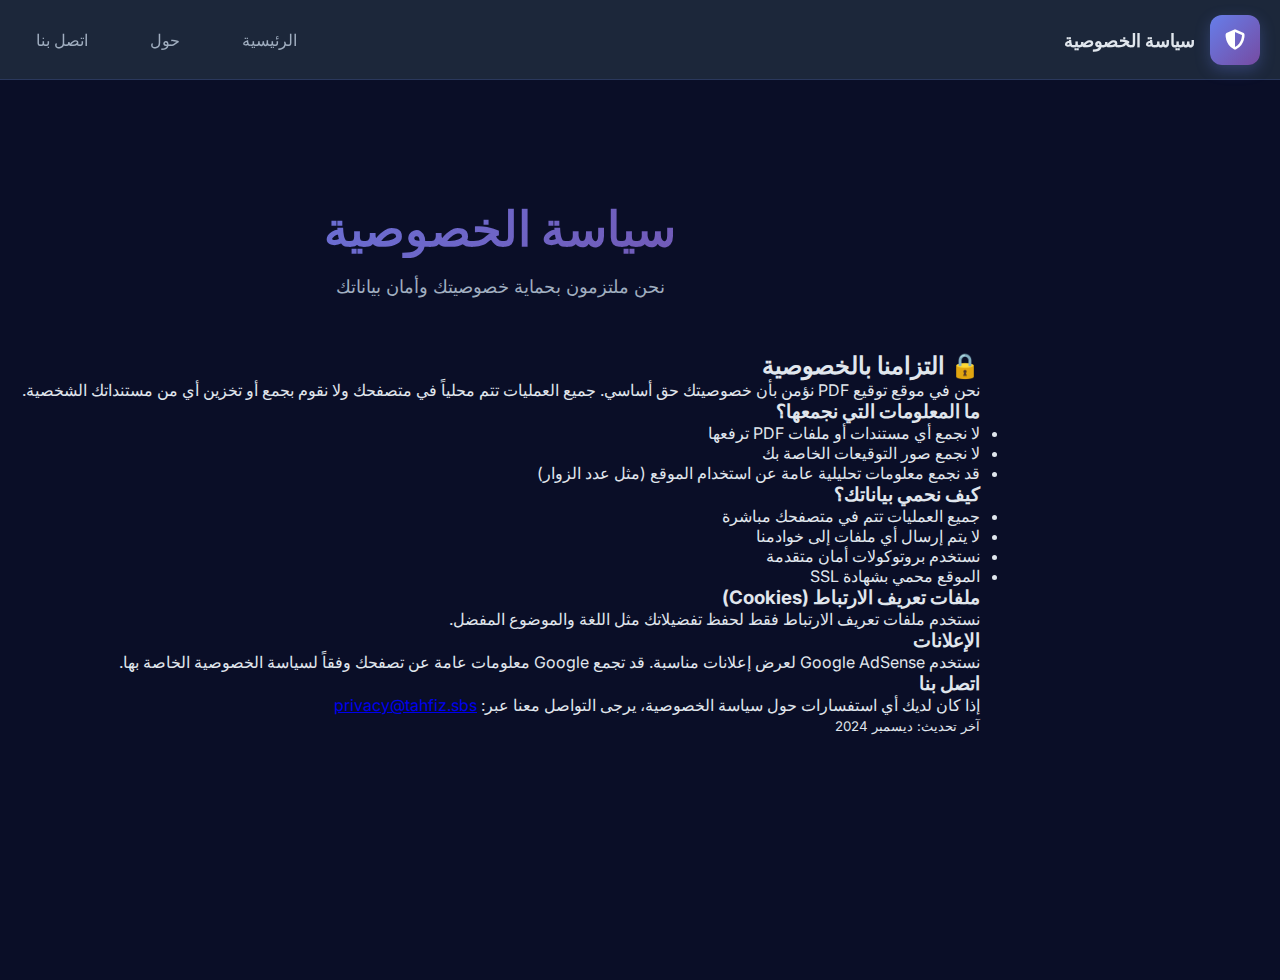
<file: privacy.html>
<!DOCTYPE html>
<html lang="ar" dir="rtl" data-theme="dark">
<head>
    <meta charset="UTF-8">
    <meta name="viewport" content="width=device-width, initial-scale=1.0">
    <meta name="description" content="سياسة الخصوصية | حماية بياناتك وخصوصيتك هي أولويتنا القصوى">
    <title>سياسة الخصوصية | Privacy Policy</title>
    
    <link rel="stylesheet" href="https://fonts.googleapis.com/css2?family=Inter:wght@300;400;500;600;700&display=swap">
    <link rel="stylesheet" href="https://cdnjs.cloudflare.com/ajax/libs/font-awesome/6.4.0/css/all.min.css">
    <link rel="stylesheet" href="styles.css">
</head>
<body>
    <header class="header-nav">
        <div class="nav-container">
            <div class="nav-brand">
                <div class="logo">
                    <i class="fas fa-shield-alt"></i>
                </div>
                <span class="brand-text">سياسة الخصوصية</span>
            </div>
            
            <nav class="nav-menu">
                <a href="index.html" class="nav-link">الرئيسية</a>
                <a href="about.html" class="nav-link">حول</a>
                <a href="contact.html" class="nav-link">اتصل بنا</a>
            </nav>
        </div>
    </header>

    <main class="main-content">
        <div class="container">
            <div class="page-header">
                <h1 class="page-title">سياسة الخصوصية</h1>
                <p class="page-subtitle">نحن ملتزمون بحماية خصوصيتك وأمان بياناتك</p>
            </div>
            
            <section class="content-section">
                <h2>🔒 التزامنا بالخصوصية</h2>
                <p>نحن في موقع توقيع PDF نؤمن بأن خصوصيتك حق أساسي. جميع العمليات تتم محلياً في متصفحك ولا نقوم بجمع أو تخزين أي من مستنداتك الشخصية.</p>
                
                <h3>ما المعلومات التي نجمعها؟</h3>
                <ul>
                    <li>لا نجمع أي مستندات أو ملفات PDF ترفعها</li>
                    <li>لا نجمع صور التوقيعات الخاصة بك</li>
                    <li>قد نجمع معلومات تحليلية عامة عن استخدام الموقع (مثل عدد الزوار)</li>
                </ul>
                
                <h3>كيف نحمي بياناتك؟</h3>
                <ul>
                    <li>جميع العمليات تتم في متصفحك مباشرة</li>
                    <li>لا يتم إرسال أي ملفات إلى خوادمنا</li>
                    <li>نستخدم بروتوكولات أمان متقدمة</li>
                    <li>الموقع محمي بشهادة SSL</li>
                </ul>
                
                <h3>ملفات تعريف الارتباط (Cookies)</h3>
                <p>نستخدم ملفات تعريف الارتباط فقط لحفظ تفضيلاتك مثل اللغة والموضوع المفضل.</p>
                
                <h3>الإعلانات</h3>
                <p>نستخدم Google AdSense لعرض إعلانات مناسبة. قد تجمع Google معلومات عامة عن تصفحك وفقاً لسياسة الخصوصية الخاصة بها.</p>
                
                <h3>اتصل بنا</h3>
                <p>إذا كان لديك أي استفسارات حول سياسة الخصوصية، يرجى التواصل معنا عبر: <a href="mailto:privacy@tahfiz.sbs">privacy@tahfiz.sbs</a></p>
                
                <p><small>آخر تحديث: ديسمبر 2024</small></p>
            </section>
        </div>
    </main>
    
    <script src="script.js"></script>
</body>
</html>
</file>
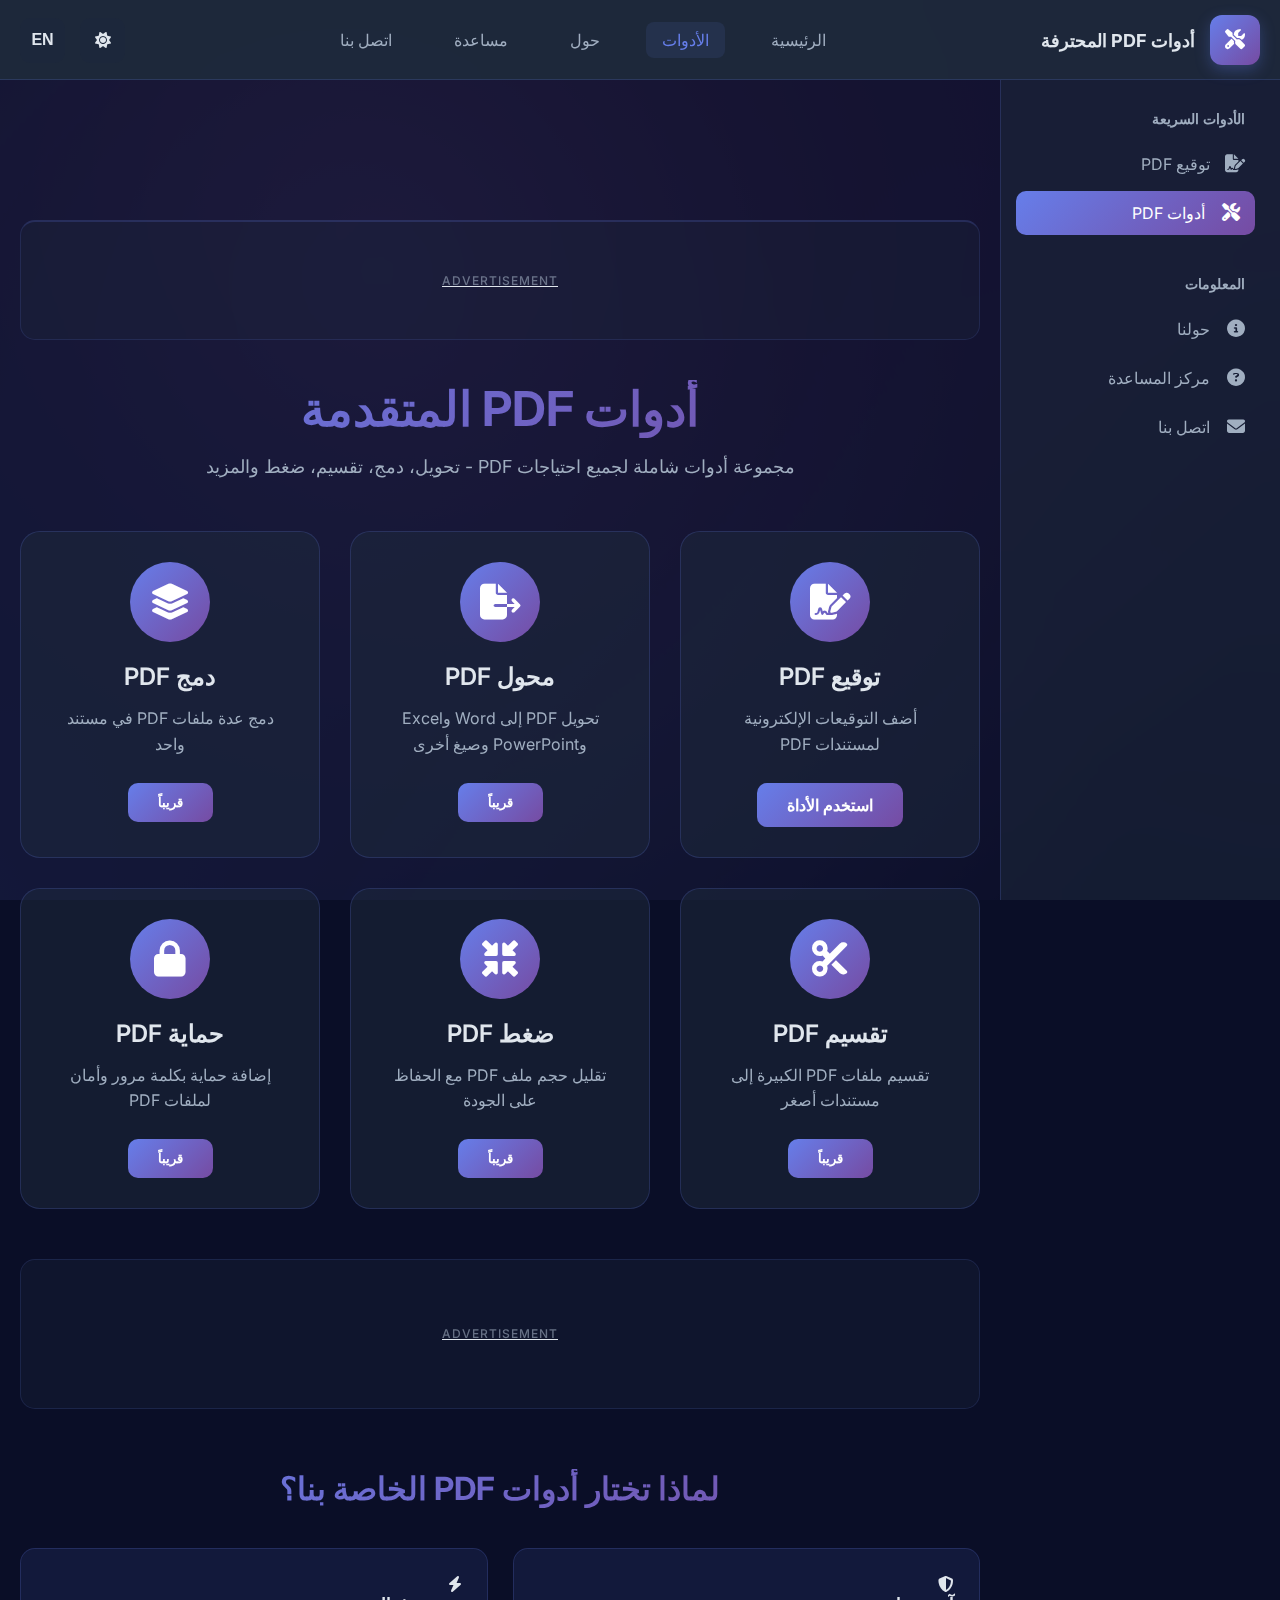
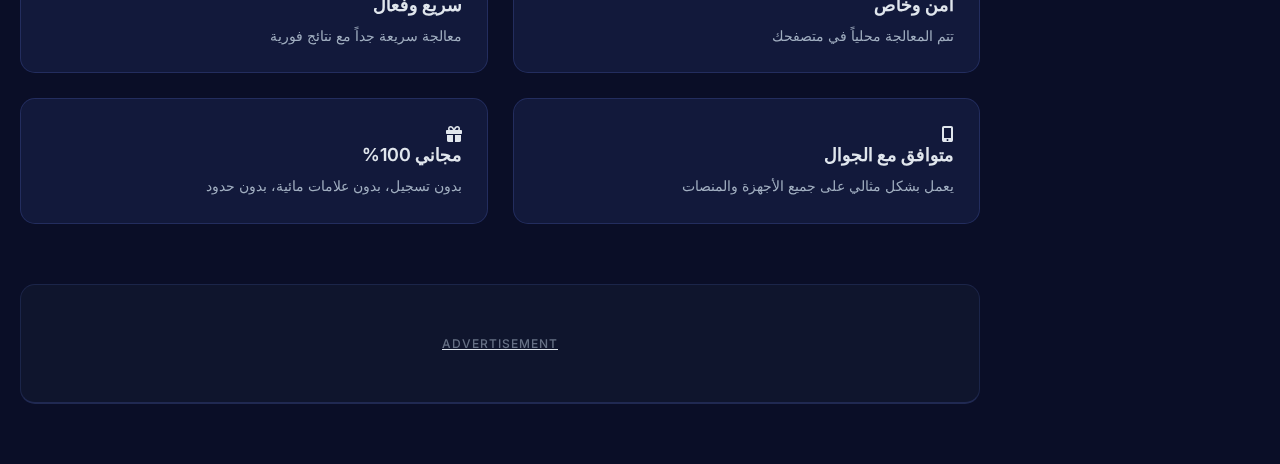
<file: tools.html>
<!DOCTYPE html>
<html lang="ar" dir="rtl" data-theme="dark">
<head>
    <meta charset="UTF-8">
    <meta name="viewport" content="width=device-width, initial-scale=1.0">
    <meta name="description" content="مجموعة شاملة من أدوات PDF المجانية | تحويل، دمج، تقسيم، ضغط ملفات PDF | أدوات احترافية للمستندات الرقمية">
    <meta name="keywords" content="أدوات pdf, تحويل pdf, دمج pdf, تقسيم pdf, ضغط pdf, pdf tools">
    <title>🛠️ أدوات PDF المتقدمة | PDF Tools Pro</title>
    
    <!-- Preconnect -->
    <link rel="preconnect" href="https://fonts.googleapis.com">
    <link rel="preconnect" href="https://fonts.gstatic.com" crossorigin>
    <link rel="preconnect" href="https://cdnjs.cloudflare.com">
    
    <!-- Fonts and Icons -->
    <link rel="stylesheet" href="https://fonts.googleapis.com/css2?family=Inter:wght@300;400;500;600;700&display=swap">
    <link rel="stylesheet" href="https://cdnjs.cloudflare.com/ajax/libs/font-awesome/6.4.0/css/all.min.css">
    <link rel="stylesheet" href="styles.css">
    
    <!-- Google AdSense -->
    <script async src="https://pagead2.googlesyndication.com/pagead/js/adsbygoogle.js?client=ca-pub-6874682307249152" crossorigin="anonymous"></script>
</head>
<body>
    <!-- Header -->
    <header class="header-nav">
        <div class="nav-container">
            <div class="nav-brand">
                <div class="logo">
                    <i class="fas fa-tools"></i>
                </div>
                <span class="brand-text" data-en="PDF Tools Pro" data-ar="أدوات PDF المحترفة">أدوات PDF المحترفة</span>
            </div>
            
            <nav class="nav-menu">
                <a href="index.html" class="nav-link" data-en="Home" data-ar="الرئيسية">الرئيسية</a>
                <a href="tools.html" class="nav-link active" data-en="Tools" data-ar="الأدوات">الأدوات</a>
                <a href="about.html" class="nav-link" data-en="About" data-ar="حول">حول</a>
                <a href="help.html" class="nav-link" data-en="Help" data-ar="مساعدة">مساعدة</a>
                <a href="contact.html" class="nav-link" data-en="Contact" data-ar="اتصل بنا">اتصل بنا</a>
            </nav>
            
            <div class="nav-controls">
                <button class="theme-toggle" id="theme-toggle" aria-label="Toggle theme">
                    <i class="fas fa-sun"></i>
                </button>
                <button class="lang-toggle" id="lang-toggle" aria-label="Toggle language">
                    <span class="lang-text">EN</span>
                </button>
                <button class="mobile-menu-toggle" id="mobile-menu-toggle" aria-label="Toggle menu">
                    <i class="fas fa-bars"></i>
                </button>
            </div>
        </div>
    </header>

    <!-- Sidebar -->
    <aside class="sidebar" id="sidebar">
        <div class="sidebar-content">
            <div class="sidebar-section">
                <h3 data-en="Quick Tools" data-ar="الأدوات السريعة">الأدوات السريعة</h3>
                <a href="index.html" class="sidebar-link">
                    <i class="fas fa-file-signature"></i>
                    <span data-en="PDF Signature" data-ar="توقيع PDF">توقيع PDF</span>
                </a>
                <a href="tools.html" class="sidebar-link active">
                    <i class="fas fa-tools"></i>
                    <span data-en="PDF Tools" data-ar="أدوات PDF">أدوات PDF</span>
                </a>
            </div>
            
            <div class="sidebar-section">
                <h3 data-en="Information" data-ar="المعلومات">المعلومات</h3>
                <a href="about.html" class="sidebar-link">
                    <i class="fas fa-info-circle"></i>
                    <span data-en="About Us" data-ar="حولنا">حولنا</span>
                </a>
                <a href="help.html" class="sidebar-link">
                    <i class="fas fa-question-circle"></i>
                    <span data-en="Help Center" data-ar="مركز المساعدة">مركز المساعدة</span>
                </a>
                <a href="contact.html" class="sidebar-link">
                    <i class="fas fa-envelope"></i>
                    <span data-en="Contact" data-ar="اتصل بنا">اتصل بنا</span>
                </a>
            </div>
        </div>
    </aside>

    <!-- Main Content -->
    <main class="main-content">
        <div class="hero-bg">
            <div class="animated-bg"></div>
        </div>
        
        <div class="container">
            <!-- Top Ad -->
            <div class="ad-container top-ad">
                <ins class="adsbygoogle" style="display:block" data-ad-client="ca-pub-6874682307249152" data-ad-slot="8931199653" data-ad-format="auto" data-full-width-responsive="true"></ins>
            </div>
            
            <div class="page-header">
                <h1 class="page-title" data-en="Advanced PDF Tools" data-ar="أدوات PDF المتقدمة">أدوات PDF المتقدمة</h1>
                <p class="page-subtitle" data-en="Complete toolkit for all your PDF needs - Convert, merge, split, compress and more" data-ar="مجموعة أدوات شاملة لجميع احتياجات PDF - تحويل، دمج، تقسيم، ضغط والمزيد">مجموعة أدوات شاملة لجميع احتياجات PDF - تحويل، دمج، تقسيم، ضغط والمزيد</p>
            </div>
            
            <div class="tools-grid">
                <div class="tool-card">
                    <div class="tool-icon">
                        <i class="fas fa-file-signature"></i>
                    </div>
                    <h3 data-en="PDF Signature" data-ar="توقيع PDF">توقيع PDF</h3>
                    <p data-en="Add electronic signatures to your PDF documents" data-ar="أضف التوقيعات الإلكترونية لمستندات PDF">أضف التوقيعات الإلكترونية لمستندات PDF</p>
                    <a href="index.html" class="tool-btn" data-en="Use Tool" data-ar="استخدم الأداة">استخدم الأداة</a>
                </div>
                
                <div class="tool-card">
                    <div class="tool-icon">
                        <i class="fas fa-file-export"></i>
                    </div>
                    <h3 data-en="PDF Converter" data-ar="محول PDF">محول PDF</h3>
                    <p data-en="Convert PDF to Word, Excel, PowerPoint and other formats" data-ar="تحويل PDF إلى Word وExcel وPowerPoint وصيغ أخرى">تحويل PDF إلى Word وExcel وPowerPoint وصيغ أخرى</p>
                    <button class="tool-btn" data-en="Coming Soon" data-ar="قريباً">قريباً</button>
                </div>
                
                <div class="tool-card">
                    <div class="tool-icon">
                        <i class="fas fa-layer-group"></i>
                    </div>
                    <h3 data-en="Merge PDF" data-ar="دمج PDF">دمج PDF</h3>
                    <p data-en="Combine multiple PDF files into one document" data-ar="دمج عدة ملفات PDF في مستند واحد">دمج عدة ملفات PDF في مستند واحد</p>
                    <button class="tool-btn" data-en="Coming Soon" data-ar="قريباً">قريباً</button>
                </div>
                
                <div class="tool-card">
                    <div class="tool-icon">
                        <i class="fas fa-cut"></i>
                    </div>
                    <h3 data-en="Split PDF" data-ar="تقسيم PDF">تقسيم PDF</h3>
                    <p data-en="Split large PDF files into smaller documents" data-ar="تقسيم ملفات PDF الكبيرة إلى مستندات أصغر">تقسيم ملفات PDF الكبيرة إلى مستندات أصغر</p>
                    <button class="tool-btn" data-en="Coming Soon" data-ar="قريباً">قريباً</button>
                </div>
                
                <div class="tool-card">
                    <div class="tool-icon">
                        <i class="fas fa-compress-arrows-alt"></i>
                    </div>
                    <h3 data-en="Compress PDF" data-ar="ضغط PDF">ضغط PDF</h3>
                    <p data-en="Reduce PDF file size while maintaining quality" data-ar="تقليل حجم ملف PDF مع الحفاظ على الجودة">تقليل حجم ملف PDF مع الحفاظ على الجودة</p>
                    <button class="tool-btn" data-en="Coming Soon" data-ar="قريباً">قريباً</button>
                </div>
                
                <div class="tool-card">
                    <div class="tool-icon">
                        <i class="fas fa-lock"></i>
                    </div>
                    <h3 data-en="Protect PDF" data-ar="حماية PDF">حماية PDF</h3>
                    <p data-en="Add password protection and security to PDFs" data-ar="إضافة حماية بكلمة مرور وأمان لملفات PDF">إضافة حماية بكلمة مرور وأمان لملفات PDF</p>
                    <button class="tool-btn" data-en="Coming Soon" data-ar="قريباً">قريباً</button>
                </div>
            </div>
            
            <!-- Middle Ad -->
            <div class="ad-container middle-ad">
                <ins class="adsbygoogle" style="display:block" data-ad-format="autorelaxed" data-ad-client="ca-pub-6874682307249152" data-ad-slot="5542618989"></ins>
            </div>
            
            <!-- Features Section -->
            <section class="features-section">
                <h2 data-en="Why Choose Our PDF Tools?" data-ar="لماذا تختار أدوات PDF الخاصة بنا؟">لماذا تختار أدوات PDF الخاصة بنا؟</h2>
                <div class="features-grid">
                    <div class="feature">
                        <i class="fas fa-shield-alt"></i>
                        <h3 data-en="Secure & Private" data-ar="آمن وخاص">آمن وخاص</h3>
                        <p data-en="All processing happens locally in your browser" data-ar="تتم المعالجة محلياً في متصفحك">تتم المعالجة محلياً في متصفحك</p>
                    </div>
                    <div class="feature">
                        <i class="fas fa-bolt"></i>
                        <h3 data-en="Fast & Efficient" data-ar="سريع وفعال">سريع وفعال</h3>
                        <p data-en="Lightning-fast processing with instant results" data-ar="معالجة سريعة جداً مع نتائج فورية">معالجة سريعة جداً مع نتائج فورية</p>
                    </div>
                    <div class="feature">
                        <i class="fas fa-mobile-alt"></i>
                        <h3 data-en="Mobile Friendly" data-ar="متوافق مع الجوال">متوافق مع الجوال</h3>
                        <p data-en="Works perfectly on all devices and platforms" data-ar="يعمل بشكل مثالي على جميع الأجهزة والمنصات">يعمل بشكل مثالي على جميع الأجهزة والمنصات</p>
                    </div>
                    <div class="feature">
                        <i class="fas fa-gift"></i>
                        <h3 data-en="100% Free" data-ar="مجاني 100%">مجاني 100%</h3>
                        <p data-en="No registration, no watermarks, no limits" data-ar="بدون تسجيل، بدون علامات مائية، بدون حدود">بدون تسجيل، بدون علامات مائية، بدون حدود</p>
                    </div>
                </div>
            </section>
            
            <!-- Bottom Ad -->
            <div class="ad-container bottom-ad">
                <ins class="adsbygoogle" style="display:block" data-ad-format="autorelaxed" data-ad-client="ca-pub-6874682307249152" data-ad-slot="5286618050"></ins>
            </div>
        </div>
    </main>
    
    <!-- Overlay for mobile -->
    <div class="sidebar-overlay" id="sidebar-overlay"></div>
    
    <!-- Scripts -->
    <script src="script.js"></script>
    <script>(adsbygoogle = window.adsbygoogle || []).push({});</script>
    <script>(adsbygoogle = window.adsbygoogle || []).push({});</script>
    <script>(adsbygoogle = window.adsbygoogle || []).push({});</script>
</body>
</html>
</file>
<file: styles.css>
/* CSS Variables for Themes */
:root {
    --primary-gradient: linear-gradient(135deg, #667eea 0%, #764ba2 100%);
    --primary-color: #667eea;
    --secondary-color: #764ba2;
    --accent-color: #f093fb;
}

/* Critical CSS for immediate rendering */
* {
    margin: 0;
    padding: 0;
    box-sizing: border-box;
}

/* Smooth transitions for all elements */
*,
*::before,
*::after {
    transition: all 0.3s ease;
}

/* Exception for animations that need custom timing */
.animated-bg,
.page-header,
.upload-section,
.action-bar {
    transition: none;
}

/* Force immediate display of header */
.header-nav {
    position: fixed !important;
    top: 0 !important;
    left: 0 !important;
    right: 0 !important;
    z-index: 1000 !important;
    display: flex !important;
    visibility: visible !important;
    opacity: 1 !important;
    height: 80px !important;
    background: rgba(30, 41, 59, 0.95) !important;
    backdrop-filter: blur(20px);
    border-bottom: 1px solid rgba(102, 126, 234, 0.2);
}



.nav-brand, .nav-menu, .nav-controls {
    display: flex !important;
    align-items: center !important;
}

.nav-brand {
    gap: 15px;
    color: var(--text-primary) !important;
    font-weight: 700;
    font-size: 18px;
}

.nav-brand .logo {
    width: 50px !important;
    height: 50px !important;
    background: var(--primary-gradient) !important;
    border-radius: 12px;
    display: flex !important;
    align-items: center !important;
    justify-content: center !important;
    color: white !important;
    font-size: 20px;
}

.nav-menu {
    gap: 30px;
}

.nav-link {
    text-decoration: none !important;
    color: var(--text-secondary) !important;
    font-weight: 500;
    padding: 8px 16px;
    border-radius: 8px;
    transition: all 0.3s ease;
}

.nav-link:hover, .nav-link.active {
    color: var(--primary-color) !important;
    background: rgba(102, 126, 234, 0.1) !important;
}

.nav-controls {
    gap: 15px;
}

.theme-toggle, .lang-toggle, .mobile-menu-toggle {
    width: 45px !important;
    height: 45px !important;
    border: none !important;
    border-radius: 10px;
    background: var(--bg-tertiary) !important;
    color: var(--text-primary) !important;
    cursor: pointer;
    display: flex !important;
    align-items: center !important;
    justify-content: center !important;
    transition: all 0.3s ease;
    font-size: 16px;
    font-weight: 600;
    /* Mobile touch optimization */
    -webkit-tap-highlight-color: transparent;
    -webkit-touch-callout: none;
    -webkit-user-select: none;
    -khtml-user-select: none;
    -moz-user-select: none;
    -ms-user-select: none;
    user-select: none;
    touch-action: manipulation;
}

/* Mobile-specific button states */
.theme-toggle:active,
.lang-toggle:active,
.mobile-menu-toggle:active {
    background: var(--primary-gradient) !important;
    color: white !important;
    transform: scale(0.95) !important;
}

/* Sidebar fixes */

/* Touch feedback for mobile devices */
@media (hover: none) and (pointer: coarse) {
    .theme-toggle:hover,
    .lang-toggle:hover,
    .mobile-menu-toggle:hover {
        transform: none;
        box-shadow: none;
    }
    
    .theme-toggle:active,
    .lang-toggle:active,
    .mobile-menu-toggle:active {
        background: var(--primary-gradient) !important;
        color: white !important;
        transform: scale(0.95) !important;
    }
    
    /* Ensure mobile buttons are always accessible */
    .nav-controls {
        display: flex !important;
        gap: 12px !important;
    }
    
    .theme-toggle, .lang-toggle, .mobile-menu-toggle {
        pointer-events: auto !important;
        cursor: pointer !important;
        z-index: 1000 !important;
    }
}

/* Sidebar critical styles */
.sidebar-content {
    padding: 30px 20px !important;
}

.sidebar-section {
    margin-bottom: 40px !important;
}

.sidebar-section h3 {
    font-size: 14px !important;
    font-weight: 600 !important;
    color: var(--text-secondary) !important;
    text-transform: uppercase;
    letter-spacing: 1px;
    margin-bottom: 15px !important;
}

/* LTR - padding on right */
[dir="ltr"] .sidebar-section h3 {
    padding-right: 15px;
    padding-left: 0;
}

/* RTL - padding on left */
[dir="rtl"] .sidebar-section h3 {
    padding-right: 0;
    padding-left: 15px;
}

.sidebar-link {
    display: flex !important;
    align-items: center !important;
    gap: 15px;
    padding: 12px 15px !important;
    border-radius: 10px;
    text-decoration: none !important;
    color: var(--text-secondary) !important;
    transition: all 0.3s ease;
    margin-bottom: 5px !important;
}

.sidebar-link:hover, .sidebar-link.active {
    background: var(--primary-gradient) !important;
    color: white !important;
}

/* LTR - slide right */
[dir="ltr"] .sidebar-link:hover, 
[dir="ltr"] .sidebar-link.active {
    transform: translateX(5px);
}

/* RTL - slide left */
[dir="rtl"] .sidebar-link:hover, 
[dir="rtl"] .sidebar-link.active {
    transform: translateX(-5px);
}

.sidebar-link i {
    font-size: 18px !important;
    width: 20px !important;
}

/* Critical content styling */
.container {
    max-width: 1200px;
    margin: 0 auto;
    padding: 40px 20px;
    position: relative;
    width: 100%;
}

/* Ensure RTL content alignment */
[dir="rtl"] .container {
    text-align: right;
}

[dir="ltr"] .container {
    text-align: left;
}

.page-header {
    text-align: center;
    margin-bottom: 50px;
    animation: fadeInDown 0.8s ease-out;
}

.page-title {
    font-size: clamp(28px, 5vw, 48px) !important;
    font-weight: 700 !important;
    background: var(--primary-gradient) !important;
    -webkit-background-clip: text !important;
    -webkit-text-fill-color: transparent !important;
    background-clip: text !important;
    margin-bottom: 15px !important;
    line-height: 1.2;
}

.page-subtitle {
    font-size: clamp(14px, 3vw, 18px) !important;
    color: var(--text-secondary) !important;
    font-weight: 400 !important;
    max-width: 90%;
    margin: 0 auto !important;
    line-height: 1.6;
}

/* Main Content Layout */
.main-content {
    margin-top: 80px !important;
    min-height: calc(100vh - 80px) !important;
    transition: all 0.3s ease !important;
}

/* LTR (Left-to-Right) - English */
[dir="ltr"] .main-content {
    margin-left: 280px !important;
    margin-right: 0 !important;
}

/* RTL (Right-to-Left) - Arabic */
[dir="rtl"] .main-content {
    margin-left: 0 !important;
    margin-right: 280px !important;
}

.mobile-menu-toggle {
    display: none !important;
}

/* Mobile Navigation - Primary Media Query */
@media (max-width: 768px) {
    .nav-menu {
        display: none !important;
    }
    
    .mobile-menu-toggle {
        display: flex !important;
    }
    
    /* Mobile Sidebar - Full Screen */
    .sidebar {
        width: 100vw !important;
        height: 100vh !important;
        top: 0 !important;
        left: 0 !important;
        right: 0 !important;
        z-index: 9999 !important;
        transition: transform 0.3s cubic-bezier(0.25, 0.46, 0.45, 0.94) !important;
        padding-top: 0;
        background: var(--bg-primary) !important;
        border: none !important;
        backdrop-filter: none !important;
    }
    
    /* LTR Mobile - Hide to left */
    [dir="ltr"] .sidebar {
        transform: translateX(-100%) !important;
    }
    
    [dir="ltr"] .sidebar.active {
        transform: translateX(0) !important;
    }
    
    /* RTL Mobile - Hide to right */
    [dir="rtl"] .sidebar {
        transform: translateX(100%) !important;
    }
    
    [dir="rtl"] .sidebar.active {
        transform: translateX(0) !important;
    }
    
    /* Sidebar content adjustments for mobile */
    .sidebar-content {
        padding: 90px 20px 20px 20px !important;
        height: 100vh;
        overflow-y: auto;
        position: relative;
        background: var(--bg-primary);
    }
    
    /* Close button for mobile sidebar */
    .sidebar::before {
        content: '✕';
        position: fixed;
        top: 25px;
        right: 20px;
        width: 45px;
        height: 45px;
        background: var(--primary-gradient);
        color: white;
        border-radius: 50%;
        display: flex !important;
        align-items: center;
        justify-content: center;
        font-size: 20px;
        font-weight: bold;
        cursor: pointer;
        z-index: 10001;
        transition: all 0.3s ease;
        box-shadow: 0 4px 12px rgba(0, 0, 0, 0.3);
    }
    
    [dir="rtl"] .sidebar::before {
        right: auto;
        left: 20px;
    }
    
    .sidebar::before:hover {
        transform: scale(1.1);
        background: var(--secondary-color);
    }
    
    /* Remove main content margins on mobile */
    [dir="ltr"] .main-content,
    [dir="rtl"] .main-content {
        margin-left: 0 !important;
        margin-right: 0 !important;
    }
    
    .nav-brand .brand-text {
        display: none !important;
    }
}

[data-theme="dark"] {
    --bg-primary: #0a0e27;
    --bg-secondary: rgba(30, 41, 59, 0.5);
    --bg-tertiary: rgba(30, 41, 59, 0.3);
    --text-primary: #e0e6ed;
    --text-secondary: #a0aec0;
    --border-color: rgba(102, 126, 234, 0.2);
    --shadow-color: rgba(102, 126, 234, 0.3);
}

[data-theme="light"] {
    --bg-primary: #f7fafc;
    --bg-secondary: rgba(255, 255, 255, 0.9);
    --bg-tertiary: rgba(255, 255, 255, 0.7);
    --text-primary: #2d3748;
    --text-secondary: #4a5568;
    --border-color: rgba(102, 126, 234, 0.3);
    --shadow-color: rgba(102, 126, 234, 0.2);
}

* {
    margin: 0;
    padding: 0;
    box-sizing: border-box;
}

body {
    font-family: 'Inter', -apple-system, BlinkMacSystemFont, sans-serif;
    background: var(--bg-primary);
    color: var(--text-primary);
    min-height: 100vh;
    overflow-x: hidden;
    transition: background-color 0.3s ease, color 0.3s ease;
    padding-top: 80px;
    padding-left: 0;
}

/* RTL Support */
[dir="rtl"] {
    text-align: right;
}

[dir="ltr"] {
    text-align: left;
}

/* Header Navigation */
.header-nav {
    position: fixed;
    top: 0;
    left: 0;
    right: 0;
    z-index: 1000;
    background: var(--bg-secondary);
    backdrop-filter: blur(20px);
    border-bottom: 1px solid var(--border-color);
    transition: all 0.3s ease;
}

.nav-container {

    padding: 0 20px;
    display: flex;
    align-items: center;
    justify-content: space-between;
    width: 100%;
    height: 80px;
}

.nav-brand {
    display: flex;
    align-items: center;
    gap: 15px;
    font-weight: 700;
    font-size: 18px;
    color: var(--text-primary);
}

.nav-brand .logo {
    width: 50px;
    height: 50px;
    background: var(--primary-gradient);
    border-radius: 12px;
    display: flex;
    align-items: center;
    justify-content: center;
    color: white;
    font-size: 20px;
    box-shadow: 0 5px 15px var(--shadow-color);
}

.nav-menu {
    display: flex;
    gap: 30px;
    align-items: center;
}

.nav-link {
    text-decoration: none;
    color: var(--text-secondary);
    font-weight: 500;
    padding: 8px 16px;
    border-radius: 8px;
    transition: all 0.3s ease;
    position: relative;
}

.nav-link:hover,
.nav-link.active {
    color: var(--primary-color);
    background: rgba(102, 126, 234, 0.1);
}

.nav-controls {
    display: flex;
    gap: 15px;
    align-items: center;
}

.theme-toggle,
.lang-toggle,
.mobile-menu-toggle {
    width: 45px;
    height: 45px;
    border: none;
    border-radius: 10px;
    background: var(--bg-tertiary);
    color: var(--text-primary);
    cursor: pointer;
    display: flex;
    align-items: center;
    justify-content: center;
    transition: all 0.3s ease;
    font-size: 16px;
    font-weight: 600;
}

.theme-toggle:hover,
.lang-toggle:hover,
.mobile-menu-toggle:hover {
    background: var(--primary-gradient);
    color: white;
    transform: translateY(-2px);
}

.mobile-menu-toggle {
    display: none;
}

/* Sidebar */
.sidebar {
    position: fixed !important;
    top: 80px !important;
    width: 280px !important;
    height: calc(100vh - 80px) !important;
    background: var(--bg-secondary) !important;
    backdrop-filter: blur(20px);
    transform: translateX(0) !important;
    transition: all 0.3s ease;
    z-index: 900 !important;
    overflow-y: auto;
    display: block !important;
    visibility: visible !important;
    opacity: 1 !important;
}

/* Hide close button on desktop */
.sidebar::before {
    display: none;
}

/* LTR (Left-to-Right) - English */
[dir="ltr"] .sidebar {
    left: 0 !important;
    right: auto !important;
    border-right: 1px solid var(--border-color) !important;
    border-left: none !important;
}

/* RTL (Right-to-Left) - Arabic */
[dir="rtl"] .sidebar {
    left: auto !important;
    right: 0 !important;
    border-right: none !important;
    border-left: 1px solid var(--border-color) !important;
}

.sidebar.hidden {
    transform: translateX(-100%);
}

[dir="rtl"] .sidebar.hidden {
    transform: translateX(100%);
}

.sidebar-content {
    padding: 30px 20px;
}

.sidebar-section {
    margin-bottom: 40px;
}

.sidebar-section h3 {
    font-size: 14px;
    font-weight: 600;
    color: var(--text-secondary);
    text-transform: uppercase;
    letter-spacing: 1px;
    margin-bottom: 15px;
    padding-left: 15px;
}

[dir="rtl"] .sidebar-section h3 {
    padding-left: 0;
    padding-right: 15px;
}

.sidebar-link {
    display: flex;
    align-items: center;
    gap: 15px;
    padding: 12px 15px;
    border-radius: 10px;
    text-decoration: none;
    color: var(--text-secondary);
    transition: all 0.3s ease;
    margin-bottom: 5px;
}

.sidebar-link:hover,
.sidebar-link.active {
    background: var(--primary-gradient);
    color: white;
    transform: translateX(5px);
}

[dir="rtl"] .sidebar-link:hover,
[dir="rtl"] .sidebar-link.active {
    transform: translateX(-5px);
}

.sidebar-link i {
    font-size: 18px;
    width: 20px;
}

/* Main Content */
.main-content {
    margin-left: 280px;
    min-height: calc(100vh - 80px);
    transition: margin-left 0.3s ease;
    position: relative;
}

[dir="rtl"] .main-content {
    margin-left: 0;
    margin-right: 280px;
}

.main-content.expanded {
    margin-left: 0;
}

[dir="rtl"] .main-content.expanded {
    margin-right: 0;
}

/* Sidebar Overlay for Mobile */
.sidebar-overlay {
    position: fixed;
    top: 0;
    left: 0;
    width: 100%;
    height: 100%;
    background: rgba(0, 0, 0, 0.5);
    z-index: 850;
    opacity: 0;
    visibility: hidden;
    transition: all 0.3s ease;
    display: none;
}

.sidebar-overlay.active {
    opacity: 1;
    visibility: visible;
}

/* Hide overlay on mobile since sidebar is fullscreen */
@media (max-width: 768px) {
    .sidebar-overlay,
    .sidebar-overlay.active {
        display: none !important;
    }
}

.hero-bg {
    position: fixed;
    top: 0;
    left: 0;
    width: 100%;
    height: 100%;
    z-index: -1;
    overflow: hidden;
}

.animated-bg {
    position: absolute;
    width: 200%;
    height: 200%;
    top: -50%;
    left: -50%;
    background: radial-gradient(circle at 20% 80%, #667eea 0%, transparent 50%),
                radial-gradient(circle at 80% 20%, #764ba2 0%, transparent 50%),
                radial-gradient(circle at 40% 40%, #f093fb 0%, transparent 50%);
    animation: rotate 20s linear infinite;
    opacity: 0.1;
}

@keyframes rotate {
    from { transform: rotate(0deg); }
    to { transform: rotate(360deg); }
}

.container {
    max-width: 1200px;
    margin: 0 auto;
    padding: 40px 20px;
    position: relative;
}

/* Page Header */
.page-header {
    text-align: center;
    margin-bottom: 50px;
    animation: fadeInDown 0.8s ease-out;
}

.page-title {
    font-size: 48px;
    font-weight: 700;
    background: var(--primary-gradient);
    -webkit-background-clip: text;
    -webkit-text-fill-color: transparent;
    background-clip: text;
    margin-bottom: 15px;
}

.page-subtitle {
    font-size: 18px;
    color: var(--text-secondary);
    font-weight: 400;
    max-width: 600px;
    margin: 0 auto;
    line-height: 1.6;
}

.upload-section {
    display: grid;
    grid-template-columns: repeat(auto-fit, minmax(280px, 1fr));
    gap: clamp(20px, 4vw, 30px);
    margin-bottom: 40px;
    animation: fadeIn 0.8s ease-out 0.2s backwards;
}

.upload-card {
    background: var(--bg-secondary);
    backdrop-filter: blur(10px);
    border-radius: 20px;
    padding: 30px;
    border: 1px solid var(--border-color);
    transition: all 0.3s ease;
}

.upload-card:hover {
    transform: translateY(-5px);
    border-color: rgba(102, 126, 234, 0.5);
    box-shadow: 0 10px 40px rgba(102, 126, 234, 0.2);
}

.upload-area {
    display: flex;
    flex-direction: column;
    align-items: center;
    justify-content: center;
    padding: 40px;
    border: 2px dashed rgba(102, 126, 234, 0.3);
    border-radius: 15px;
    cursor: pointer;
    transition: all 0.3s ease;
    position: relative;
    overflow: hidden;
}

.upload-area::before {
    content: '';
    position: absolute;
    top: 0;
    left: 0;
    width: 100%;
    height: 100%;
    background: linear-gradient(135deg, rgba(102, 126, 234, 0.1) 0%, rgba(118, 75, 162, 0.1) 100%);
    opacity: 0;
    transition: opacity 0.3s ease;
}

.upload-area:hover::before {
    opacity: 1;
}

.upload-area:hover {
    border-color: #667eea;
    transform: scale(1.02);
}

.upload-area i {
    font-size: 48px;
    margin-bottom: 20px;
    background: linear-gradient(135deg, #667eea 0%, #764ba2 100%);
    -webkit-background-clip: text;
    -webkit-text-fill-color: transparent;
    background-clip: text;
}

.upload-area h2 {
    font-size: 20px;
    font-weight: 600;
    margin-bottom: 10px;
    color: #e0e6ed;
}

.upload-area p {
    font-size: 14px;
    color: #a0aec0;
}

.file-name {
    display: block;
    margin-top: 15px;
    font-size: 14px;
    color: #667eea;
    font-weight: 500;
    height: 20px;
}

.action-bar {
    display: flex;
    justify-content: center;
    align-items: center;
    gap: clamp(15px, 3vw, 20px);
    margin-bottom: 40px;
    animation: fadeIn 0.8s ease-out 0.4s backwards;
    flex-wrap: wrap;
}

.primary-btn, .secondary-btn {
    padding: 15px 30px;
    border: none;
    border-radius: 10px;
    font-size: 16px;
    font-weight: 600;
    cursor: pointer;
    transition: all 0.3s ease;
    display: flex;
    align-items: center;
    gap: 10px;
}

.primary-btn {
    background: linear-gradient(135deg, #667eea 0%, #764ba2 100%);
    color: white;
    box-shadow: 0 5px 20px rgba(102, 126, 234, 0.3);
}

.primary-btn:hover:not(:disabled) {
    transform: translateY(-2px);
    box-shadow: 0 8px 30px rgba(102, 126, 234, 0.4);
}

.secondary-btn {
    background: rgba(30, 41, 59, 0.5);
    color: #e0e6ed;
    border: 1px solid rgba(102, 126, 234, 0.3);
}

.secondary-btn:hover:not(:disabled) {
    background: rgba(102, 126, 234, 0.1);
    border-color: #667eea;
}

.primary-btn:disabled, .secondary-btn:disabled {
    opacity: 0.5;
    cursor: not-allowed;
    transform: none;
}

.workspace {
    display: flex;
    justify-content: center;
    margin-bottom: 40px;
    animation: fadeIn 0.8s ease-out 0.6s backwards;
}

.pdf-viewer {
    position: relative;
    background: rgba(30, 41, 59, 0.5);
    backdrop-filter: blur(10px);
    border-radius: 20px;
    padding: 20px;
    border: 1px solid rgba(102, 126, 234, 0.2);
    min-height: 500px;
    display: flex;
    align-items: center;
    justify-content: center;
}

.empty-state {
    text-align: center;
    color: #a0aec0;
}

.empty-state i {
    font-size: 72px;
    margin-bottom: 20px;
    opacity: 0.3;
}

.empty-state p {
    font-size: 18px;
}

#pdf-container {
    position: relative;
    display: inline-block;
}

#pdf-canvas {
    display: block;
    border-radius: 10px;
    box-shadow: 0 10px 40px rgba(0, 0, 0, 0.3);
}

#pdf-canvas:empty + .empty-state {
    display: block;
}

#pdf-canvas:not(:empty) ~ .empty-state {
    display: none;
}

#signature-layer {
    position: absolute;
    top: 0;
    left: 0;
    width: 100%;
    height: 100%;
    pointer-events: none;
}

.signature-element {
    position: absolute;
    cursor: move;
    border: 2px dashed transparent;
    border-radius: 8px;
    transition: all 0.3s ease;
    pointer-events: all;
    padding: 5px;
}

.signature-element:hover {
    border-color: #667eea;
    background: rgba(102, 126, 234, 0.1);
    box-shadow: 0 5px 20px rgba(102, 126, 234, 0.3);
}

.signature-element.dragging {
    opacity: 0.8;
    border-color: #764ba2;
    box-shadow: 0 10px 30px rgba(118, 75, 162, 0.4);
}

.resize-handle {
    position: absolute;
    width: 16px;
    height: 16px;
    background: linear-gradient(135deg, #667eea 0%, #764ba2 100%);
    border: 2px solid white;
    border-radius: 50%;
    cursor: nwse-resize;
    right: -8px;
    bottom: -8px;
    opacity: 0;
    transition: opacity 0.3s ease;
}

.signature-element:hover .resize-handle {
    opacity: 1;
}

.instructions {
    background: rgba(30, 41, 59, 0.5);
    backdrop-filter: blur(10px);
    border-radius: 20px;
    padding: 30px;
    border: 1px solid rgba(102, 126, 234, 0.2);
    animation: fadeIn 0.8s ease-out 0.8s backwards;
}

.instructions h2 {
    font-size: 20px;
    font-weight: 600;
    margin-bottom: 20px;
    color: #e0e6ed;
    display: flex;
    align-items: center;
    gap: 10px;
}

.instructions h2 i {
    color: #667eea;
}

.steps {
    display: grid;
    grid-template-columns: repeat(auto-fit, minmax(200px, 1fr));
    gap: 20px;
}

.step {
    display: flex;
    align-items: center;
    gap: 15px;
}

.step-number {
    display: flex;
    align-items: center;
    justify-content: center;
    width: 40px;
    height: 40px;
    background: linear-gradient(135deg, #667eea 0%, #764ba2 100%);
    border-radius: 50%;
    color: white;
    font-weight: 600;
    flex-shrink: 0;
}

.step p {
    color: #a0aec0;
    font-size: 14px;
}

@keyframes fadeIn {
    from {
        opacity: 0;
        transform: translateY(20px);
    }
    to {
        opacity: 1;
        transform: translateY(0);
    }
}

@keyframes fadeInDown {
    from {
        opacity: 0;
        transform: translateY(-20px);
    }
    to {
        opacity: 1;
        transform: translateY(0);
    }
}

/* AdSense Ad Containers */
.ad-container {
    display: flex;
    justify-content: center;
    align-items: center;
    min-height: 120px;
    margin: 30px 0;
    padding: 20px;
    background: rgba(30, 41, 59, 0.3);
    backdrop-filter: blur(10px);
    border-radius: 15px;
    border: 1px solid rgba(102, 126, 234, 0.15);
    transition: all 0.3s ease;
    animation: fadeIn 0.8s ease-out;
    position: relative;
    overflow: hidden;
}

.ad-container::before {
    content: '';
    position: absolute;
    top: 0;
    left: 0;
    width: 100%;
    height: 100%;
    background: linear-gradient(135deg, rgba(102, 126, 234, 0.05) 0%, rgba(118, 75, 162, 0.05) 100%);
    opacity: 0;
    transition: opacity 0.3s ease;
}

.ad-container:hover::before {
    opacity: 1;
}

.ad-container:hover {
    border-color: rgba(102, 126, 234, 0.3);
    transform: translateY(-2px);
    box-shadow: 0 8px 25px rgba(102, 126, 234, 0.15);
}

.top-ad {
    margin: 20px 0 40px 0;
    border-top: 2px solid rgba(102, 126, 234, 0.2);
}

.middle-ad {
    margin: 50px 0;
    min-height: 150px;
}

.bottom-ad {
    margin: 40px 0 20px 0;
    border-bottom: 2px solid rgba(102, 126, 234, 0.2);
}

.ad-container ins {
    background: transparent !important;
    border: none !important;
    position: relative;
    z-index: 2;
}

.ad-container ins[data-ad-status="filled"] {
    min-height: 90px;
}

/* Ad loading state */
.ad-container ins:empty::after {
    content: "Advertisement";
    display: block;
    text-align: center;
    color: rgba(160, 174, 192, 0.6);
    font-size: 12px;
    font-weight: 500;
    text-transform: uppercase;
    letter-spacing: 1px;
    padding: 30px;
}

/* SEO Content Section */
.seo-content {
    margin: 50px 0;
    padding: 40px;
    background: rgba(30, 41, 59, 0.4);
    backdrop-filter: blur(10px);
    border-radius: 20px;
    border: 1px solid rgba(102, 126, 234, 0.2);
    animation: fadeIn 1s ease-out;
}

.seo-content h2 {
    font-size: 28px;
    font-weight: 700;
    text-align: center;
    margin-bottom: 30px;
    background: linear-gradient(135deg, #667eea 0%, #764ba2 100%);
    -webkit-background-clip: text;
    -webkit-text-fill-color: transparent;
    background-clip: text;
}

.features-grid {
    display: grid;
    grid-template-columns: repeat(auto-fit, minmax(250px, 1fr));
    gap: 25px;
    margin-bottom: 40px;
}

.feature {
    background: rgba(102, 126, 234, 0.1);
    padding: 25px;
    border-radius: 15px;
    border: 1px solid rgba(102, 126, 234, 0.2);
    transition: all 0.3s ease;
}

.feature:hover {
    transform: translateY(-3px);
    box-shadow: 0 10px 25px rgba(102, 126, 234, 0.2);
    border-color: rgba(102, 126, 234, 0.4);
}

.feature h3 {
    font-size: 18px;
    font-weight: 600;
    margin-bottom: 10px;
    color: #e0e6ed;
}

.feature p {
    font-size: 14px;
    color: #a0aec0;
    line-height: 1.6;
}

.seo-content h3 {
    font-size: 20px;
    font-weight: 600;
    margin: 30px 0 20px 0;
    color: #e0e6ed;
    text-align: center;
}

.usage-list {
    display: grid;
    grid-template-columns: repeat(auto-fit, minmax(250px, 1fr));
    gap: 15px;
    list-style: none;
    padding: 0;
}

.usage-list li {
    background: rgba(118, 75, 162, 0.1);
    padding: 15px 20px;
    border-radius: 10px;
    border-left: 4px solid #667eea;
    color: #e0e6ed;
    font-size: 14px;
    transition: all 0.3s ease;
}

.usage-list li:hover {
    background: rgba(118, 75, 162, 0.2);
    transform: translateX(5px);
}

@media (max-width: 768px) {
    .title {
        font-size: 36px;
    }
    
    .upload-section {
        grid-template-columns: 1fr;
    }
    
    .action-bar {
        flex-direction: column;
        width: 100%;
    }
    
    .primary-btn, .secondary-btn {
        width: 100%;
        justify-content: center;
    }
    
    .ad-container {
        margin: 20px 0;
        padding: 15px;
        min-height: 100px;
        border-radius: 12px;
    }
    
    .top-ad {
        margin: 15px 0 30px 0;
    }
    
    .middle-ad {
        margin: 35px 0;
        min-height: 120px;
    }
    
    .bottom-ad {
        margin: 30px 0 15px 0;
    }
    
    .ad-container ins:empty::after {
        padding: 20px;
        font-size: 11px;
    }
    
    /* SEO Content Mobile */
    .seo-content {
        margin: 30px 0;
        padding: 25px;
    }
    
    .seo-content h2 {
        font-size: 22px;
    }
    
    .features-grid {
        grid-template-columns: 1fr;
        gap: 20px;
    }
    
    .usage-list {
        grid-template-columns: 1fr;
    }
    
    /* Mobile Navigation */
    .mobile-menu-toggle {
        display: flex;
    }
    
    .nav-menu {
        display: none;
    }
    
    .sidebar {
        left: 0;
        right: auto;
        width: 280px;
        max-width: 80vw;
        transform: translateX(-100%);
        transition: transform 0.3s ease;
        z-index: 950;
    }
    
    [dir="rtl"] .sidebar {
        left: auto;
        right: 0;
        width: 280px;
        max-width: 80vw;
        transform: translateX(100%);
        transition: transform 0.3s ease;
        z-index: 950;
    }
    
    .sidebar.active {
        transform: translateX(0) !important;
    }
    
    /* Force active sidebar to show regardless of direction */
    [dir="rtl"] .sidebar.active,
    [dir="ltr"] .sidebar.active {
        transform: translateX(0) !important;
        visibility: visible !important;
        opacity: 1 !important;
    }
    
    .sidebar-overlay {
        display: block;
        z-index: 900;
    }
    
    .sidebar-overlay.active {
        display: block;
        opacity: 1;
        visibility: visible;
        z-index: 900;
    }
    
    .main-content {
        margin-left: 0;
    }
    
    [dir="rtl"] .main-content {
        margin-right: 0;
    }
    
    .page-title {
        font-size: 32px;
    }
    
    .nav-brand .brand-text {
        display: none;
    }
}

/* ==================================================
   ENHANCED RESPONSIVE DESIGN
   ================================================== */

/* Large Desktop (1920px and above) */
@media (min-width: 1920px) {
    .container {
        max-width: 1600px;
        padding: 60px 40px;
    }
    
    .page-title {
        font-size: 64px !important;
    }
    
    .page-subtitle {
        font-size: 22px !important;
    }
    
    .nav-brand .logo {
        width: 60px !important;
        height: 60px !important;
        font-size: 24px;
    }
    
    .sidebar {
        width: 320px !important;
    }
    
    [dir="ltr"] .main-content {
        margin-left: 320px !important;
        margin-right: 0 !important;
    }
    
    [dir="rtl"] .main-content {
        margin-left: 0 !important;
        margin-right: 320px !important;
    }
}

/* Desktop Large (1200px - 1919px) */
@media (min-width: 1200px) and (max-width: 1919px) {
    .upload-section {
        grid-template-columns: repeat(2, 1fr);
        gap: 40px;
    }
    
    .features-grid {
        grid-template-columns: repeat(2, 1fr);
    }
    
    .tools-grid {
        grid-template-columns: repeat(3, 1fr);
    }
}

/* Desktop Medium (992px - 1199px) */
@media (min-width: 992px) and (max-width: 1199px) {
    .sidebar {
        width: 260px !important;
    }
    
    [dir="ltr"] .main-content {
        margin-left: 260px !important;
        margin-right: 0 !important;
    }
    
    [dir="rtl"] .main-content {
        margin-left: 0 !important;
        margin-right: 260px !important;
    }
    
    .nav-menu {
        gap: 20px;
    }
    
    .features-grid {
        grid-template-columns: repeat(2, 1fr);
    }
    
    .tools-grid {
        grid-template-columns: repeat(2, 1fr);
    }
    
    .container {
        padding: 35px 25px;
    }
}

/* Tablet (769px - 991px) */
@media (min-width: 769px) and (max-width: 991px) {
    .container {
        padding: 30px 20px;
    }
    
    .nav-menu {
        display: none !important;
    }
    
    .mobile-menu-toggle {
        display: flex !important;
    }
    
    /* Tablet Sidebar - Smaller than mobile */
    .sidebar {
        width: 320px !important;
        height: 100vh !important;
        top: 0 !important;
        left: 0 !important;
        right: auto !important;
        z-index: 9999 !important;
        transition: transform 0.3s cubic-bezier(0.25, 0.46, 0.45, 0.94) !important;
        padding-top: 0;
        background: var(--bg-primary) !important;
        border: none !important;
        backdrop-filter: none !important;
    }
    
    /* LTR Tablet - Hide to left */
    [dir="ltr"] .sidebar {
        transform: translateX(-100%) !important;
    }
    
    [dir="ltr"] .sidebar.active {
        transform: translateX(0) !important;
    }
    
    /* RTL Tablet - Hide to right */
    [dir="rtl"] .sidebar {
        left: auto !important;
        right: 0 !important;
        transform: translateX(100%) !important;
    }
    
    [dir="rtl"] .sidebar.active {
        transform: translateX(0) !important;
    }
    
    /* Tablet Sidebar content */
    .sidebar-content {
        padding: 90px 25px 25px 25px !important;
        height: 100vh;
        overflow-y: auto;
        position: relative;
        background: var(--bg-primary);
    }
    
    /* Close button for tablet sidebar */
    .sidebar::before {
        content: '✕';
        position: fixed;
        top: 25px;
        width: 45px;
        height: 45px;
        background: var(--primary-gradient);
        color: white;
        border-radius: 50%;
        display: flex !important;
        align-items: center;
        justify-content: center;
        font-size: 20px;
        font-weight: bold;
        cursor: pointer;
        z-index: 10001;
        transition: all 0.3s ease;
        box-shadow: 0 4px 12px rgba(0, 0, 0, 0.3);
    }
    
    [dir="ltr"] .sidebar::before {
        right: 20px;
        left: auto;
    }
    
    [dir="rtl"] .sidebar::before {
        right: auto;
        left: 20px;
    }
    
    .sidebar::before:hover {
        transform: scale(1.1);
        background: var(--secondary-color);
    }
    
    /* Remove margins on tablet */
    [dir="ltr"] .main-content,
    [dir="rtl"] .main-content {
        margin-left: 0 !important;
        margin-right: 0 !important;
    }
    
    /* Add overlay for tablet */
    .sidebar-overlay {
        display: block !important;
    }
    
    .sidebar-overlay.active {
        display: block !important;
        opacity: 1;
        visibility: visible;
    }
    
    .page-title {
        font-size: 42px !important;
    }
    
    .upload-section {
        grid-template-columns: repeat(2, 1fr);
        gap: 25px;
    }
    
    .features-grid {
        grid-template-columns: repeat(2, 1fr);
        gap: 25px;
    }
    
    .tools-grid {
        grid-template-columns: repeat(2, 1fr);
        gap: 25px;
    }
}

/* Mobile Large (576px - 768px) */
@media (min-width: 576px) and (max-width: 768px) {
    .container {
        padding: 25px 15px;
    }
    
    .page-title {
        font-size: 36px !important;
    }
    
    .page-subtitle {
        font-size: 16px !important;
    }
    
    .upload-section {
        grid-template-columns: 1fr;
        gap: 20px;
    }
    
    .action-bar {
        flex-direction: column;
        gap: 15px;
    }
    
    .primary-btn, .secondary-btn {
        width: 100%;
        justify-content: center;
        padding: 18px 25px !important;
        font-size: 16px !important;
    }
    
    .features-grid {
        grid-template-columns: 1fr;
        gap: 20px;
    }
    
    .tools-grid {
        grid-template-columns: 1fr;
        gap: 20px;
    }
    
    .nav-brand .brand-text {
        font-size: 16px;
    }
    
    .footer-links {
        gap: 20px;
    }
}

/* Mobile Medium (480px - 575px) */
@media (min-width: 480px) and (max-width: 575px) {
    .container {
        padding: 20px 12px;
    }
    
    .header-nav {
        height: 70px !important;
    }
    
    .sidebar {
        top: 70px !important;
        height: calc(100vh - 70px) !important;
        width: 260px !important;
    }
    
    .main-content {
        margin-top: 70px !important;
    }
    
    .page-title {
        font-size: 32px !important;
    }
    
    .nav-brand .logo {
        width: 40px !important;
        height: 40px !important;
        font-size: 18px;
    }
    
    .nav-brand .brand-text {
        display: none !important;
    }
    
    .nav-controls {
        gap: 10px;
    }
    
    .theme-toggle, .lang-toggle, .mobile-menu-toggle {
        width: 44px !important;
        height: 44px !important;
        font-size: 14px;
        min-width: 44px !important;
        min-height: 44px !important;
        /* Ensure better touch target */
        position: relative;
        z-index: 10;
    }
    
    .footer-links {
        flex-direction: column;
        gap: 15px;
    }
}

/* Mobile Small (320px - 479px) */
@media (min-width: 320px) and (max-width: 479px) {
    .container {
        padding: 15px 8px;
    }
    
    .header-nav {
        height: 60px !important;
        padding: 0 8px;
    }
    
    .nav-container {
        padding: 0 8px;
    }
    
    .sidebar {
        top: 60px !important;
        height: calc(100vh - 60px) !important;
        width: 100% !important;
        max-width: 280px;
    }
    
    .main-content {
        margin-top: 60px !important;
        padding: 0;
    }
    
    .page-title {
        font-size: 26px !important;
        line-height: 1.2;
    }
    
    .page-subtitle {
        font-size: 14px !important;
        line-height: 1.5;
    }
    
    .nav-brand {
        font-size: 14px;
    }
    
    .nav-brand .logo {
        width: 35px !important;
        height: 35px !important;
        font-size: 16px;
    }
    
    .nav-brand .brand-text {
        display: none !important;
    }
    
    .nav-controls {
        gap: 6px;
    }
    
    .theme-toggle, .lang-toggle, .mobile-menu-toggle {
        width: 35px !important;
        height: 35px !important;
        font-size: 12px;
    }
    
    .upload-card {
        padding: 15px !important;
        border-radius: 15px !important;
    }
    
    .upload-area {
        padding: 20px !important;
    }
    
    .upload-area h2 {
        font-size: 16px !important;
    }
    
    .upload-area p {
        font-size: 12px !important;
    }
    
    .upload-area i {
        font-size: 36px !important;
        margin-bottom: 15px !important;
    }
    
    .primary-btn, .secondary-btn {
        padding: 12px 16px !important;
        font-size: 14px !important;
    }
    
    .ad-container {
        margin: 10px 0;
        padding: 8px;
        min-height: 70px;
    }
    
    .seo-content {
        padding: 15px;
        margin: 20px 0;
    }
    
    .seo-content h2 {
        font-size: 18px;
    }
    
    .seo-content h3 {
        font-size: 16px;
    }
    
    .sidebar-content {
        padding: 15px 10px !important;
    }
    
    .sidebar-section h3 {
        font-size: 11px !important;
        margin-bottom: 10px !important;
    }
    
    .sidebar-link {
        padding: 8px 10px !important;
        font-size: 13px;
        gap: 10px;
    }
    
    .sidebar-link i {
        font-size: 14px !important;
        width: 16px !important;
    }
    
    .footer-links {
        flex-direction: column;
        gap: 12px;
    }
    
    .footer-text {
        font-size: 12px;
        margin-bottom: 15px;
    }
    
    .site-footer {
        padding: 25px 15px;
    }
}

/* Ultra Small Screens (below 320px) */
@media (max-width: 319px) {
    .container {
        padding: 10px 5px;
    }
    
    .header-nav {
        height: 55px !important;
    }
    
    .page-title {
        font-size: 22px !important;
    }
    
    .nav-brand .logo {
        width: 30px !important;
        height: 30px !important;
        font-size: 14px;
    }
    
    .theme-toggle, .lang-toggle, .mobile-menu-toggle {
        width: 30px !important;
        height: 30px !important;
        font-size: 11px;
    }
    
    .sidebar {
        top: 55px !important;
        height: calc(100vh - 55px) !important;
    }
    
    .main-content {
        margin-top: 55px !important;
    }
}

/* High DPI Displays */
@media (-webkit-min-device-pixel-ratio: 2), (min-resolution: 192dpi) {
    .nav-brand .logo,
    .upload-area i,
    .sidebar-link i {
        -webkit-font-smoothing: antialiased;
        -moz-osx-font-smoothing: grayscale;
    }
}

/* Landscape Orientation for Mobile */
@media (max-width: 768px) and (orientation: landscape) {
    .header-nav {
        height: 60px !important;
    }
    
    .sidebar {
        top: 60px !important;
        height: calc(100vh - 60px) !important;
    }
    
    .main-content {
        margin-top: 60px !important;
    }
    
    .page-title {
        font-size: 28px !important;
    }
    
    .container {
        padding: 20px 15px;
    }
}

/* Print Styles */
@media print {
    .header-nav,
    .sidebar,
    .mobile-menu-toggle,
    .nav-controls,
    .ad-container,
    .sidebar-overlay {
        display: none !important;
    }
    
    .main-content {
        margin: 0 !important;
        padding: 0 !important;
    }
    
    .container {
        max-width: 100% !important;
        padding: 0 !important;
    }
    
    .page-title,
    .page-subtitle {
        color: #000 !important;
    }
    
    body {
        background: white !important;
        color: black !important;
    }
}

/* Footer Styles */
.site-footer {
    text-align: center;
    padding: 40px 20px;
    border-top: 1px solid var(--border-color);
    margin-top: 50px;
}

.footer-text {
    color: var(--text-secondary);
    margin-bottom: 20px;
}

.footer-links {
    display: flex;
    justify-content: center;
    gap: 30px;
    flex-wrap: wrap;
}

.footer-link {
    color: var(--primary-color);
    text-decoration: none;
    transition: all 0.3s ease;
}

.footer-link:hover {
    color: var(--secondary-color);
}

/* Tools Grid */
.tools-grid {
    display: grid;
    grid-template-columns: repeat(auto-fit, minmax(300px, 1fr));
    gap: 30px;
    margin-bottom: 50px;
}

.tool-card {
    background: var(--bg-secondary);
    border-radius: 20px;
    padding: 30px;
    border: 1px solid var(--border-color);
    text-align: center;
    transition: all 0.3s ease;
    animation: fadeIn 0.8s ease-out;
}

.tool-card:hover {
    transform: translateY(-5px);
    box-shadow: 0 20px 40px var(--shadow-color);
}

.tool-icon {
    width: 80px;
    height: 80px;
    background: var(--primary-gradient);
    border-radius: 50%;
    display: flex;
    align-items: center;
    justify-content: center;
    margin: 0 auto 20px;
    font-size: 36px;
    color: white;
}

.tool-card h3 {
    font-size: 24px;
    font-weight: 600;
    margin-bottom: 15px;
    color: var(--text-primary);
}

.tool-card p {
    color: var(--text-secondary);
    margin-bottom: 25px;
    line-height: 1.6;
}

.tool-btn {
    padding: 12px 30px;
    background: var(--primary-gradient);
    color: white;
    border: none;
    border-radius: 10px;
    font-weight: 600;
    cursor: pointer;
    text-decoration: none;
    display: inline-block;
    transition: all 0.3s ease;
}

.tool-btn:hover {
    transform: translateY(-2px);
    box-shadow: 0 8px 20px var(--shadow-color);
}

/* Features Section */
.features-section {
    margin: 60px 0;
}

.features-section h2 {
    text-align: center;
    font-size: 32px;
    margin-bottom: 40px;
    background: var(--primary-gradient);
    -webkit-background-clip: text;
    -webkit-text-fill-color: transparent;
    background-clip: text;
}

/* Story Section (About Page) */
.story-section {
    margin: 60px 0;
    padding: 50px;
    background: var(--bg-secondary);
    border-radius: 20px;
    border: 1px solid var(--border-color);
}

.story-content {
    display: grid;
    grid-template-columns: 2fr 1fr;
    gap: 50px;
    align-items: center;
}

.story-text h2 {
    font-size: 32px;
    margin-bottom: 20px;
    color: var(--text-primary);
}

.story-text p {
    color: var(--text-secondary);
    line-height: 1.8;
    font-size: 16px;
}

.story-stats {
    display: flex;
    flex-direction: column;
    gap: 30px;
}

.stat {
    text-align: center;
    padding: 20px;
    background: var(--bg-tertiary);
    border-radius: 15px;
    border: 1px solid var(--border-color);
}

.stat h3 {
    font-size: 36px;
    font-weight: 700;
    background: var(--primary-gradient);
    -webkit-background-clip: text;
    -webkit-text-fill-color: transparent;
    background-clip: text;
    margin-bottom: 10px;
}

.stat p {
    color: var(--text-secondary);
    font-size: 14px;
}

/* Values Section */
.values-section {
    margin: 60px 0;
}

.values-section h2 {
    text-align: center;
    font-size: 32px;
    margin-bottom: 40px;
    color: var(--text-primary);
}

.values-grid {
    display: grid;
    grid-template-columns: repeat(auto-fit, minmax(280px, 1fr));
    gap: 30px;
}

.value-card {
    background: var(--bg-secondary);
    padding: 30px;
    border-radius: 20px;
    border: 1px solid var(--border-color);
    text-align: center;
    transition: all 0.3s ease;
}

.value-card:hover {
    transform: translateY(-5px);
    box-shadow: 0 15px 30px var(--shadow-color);
}

.value-icon {
    width: 70px;
    height: 70px;
    background: var(--primary-gradient);
    border-radius: 50%;
    display: flex;
    align-items: center;
    justify-content: center;
    margin: 0 auto 20px;
    font-size: 30px;
    color: white;
}

.value-card h3 {
    font-size: 20px;
    margin-bottom: 15px;
    color: var(--text-primary);
}

.value-card p {
    color: var(--text-secondary);
    line-height: 1.6;
}

/* Team Section */
.team-section {
    margin: 60px 0;
}

.team-section h2 {
    text-align: center;
    font-size: 32px;
    margin-bottom: 20px;
    color: var(--text-primary);
}

.team-intro {
    text-align: center;
    color: var(--text-secondary);
    margin-bottom: 40px;
    font-size: 16px;
}

.team-grid {
    display: grid;
    grid-template-columns: repeat(auto-fit, minmax(280px, 1fr));
    gap: 30px;
}

.team-member {
    background: var(--bg-secondary);
    padding: 30px;
    border-radius: 20px;
    border: 1px solid var(--border-color);
    text-align: center;
    transition: all 0.3s ease;
}

.team-member:hover {
    transform: translateY(-5px);
    box-shadow: 0 15px 30px var(--shadow-color);
}

.member-avatar {
    width: 80px;
    height: 80px;
    background: var(--primary-gradient);
    border-radius: 50%;
    display: flex;
    align-items: center;
    justify-content: center;
    margin: 0 auto 20px;
    font-size: 36px;
    color: white;
}

.team-member h3 {
    font-size: 20px;
    margin-bottom: 10px;
    color: var(--text-primary);
}

.member-role {
    color: var(--primary-color);
    font-weight: 600;
    margin-bottom: 15px;
}

.member-bio {
    color: var(--text-secondary);
    line-height: 1.6;
    font-size: 14px;
}

/* Mission Section */
.mission-section {
    margin: 60px 0;
    padding: 50px;
    background: var(--bg-secondary);
    border-radius: 20px;
    border: 1px solid var(--border-color);
    text-align: center;
}

.mission-section h2 {
    font-size: 32px;
    margin-bottom: 30px;
    background: var(--primary-gradient);
    -webkit-background-clip: text;
    -webkit-text-fill-color: transparent;
    background-clip: text;
}

.mission-content p {
    font-size: 18px;
    line-height: 1.8;
    color: var(--text-secondary);
    max-width: 800px;
    margin: 0 auto;
}

/* Help Page Styles */
.quick-help {
    margin: 60px 0;
}

.quick-help h2 {
    text-align: center;
    font-size: 32px;
    margin-bottom: 40px;
    color: var(--text-primary);
}

.help-cards-grid {
    display: grid;
    grid-template-columns: repeat(auto-fit, minmax(250px, 1fr));
    gap: 25px;
}

.help-card {
    background: var(--bg-secondary);
    padding: 25px;
    border-radius: 15px;
    border: 1px solid var(--border-color);
    text-align: center;
    transition: all 0.3s ease;
    cursor: pointer;
}

.help-card:hover {
    transform: translateY(-3px);
    box-shadow: 0 10px 25px var(--shadow-color);
}

.help-card i {
    font-size: 40px;
    color: var(--primary-color);
    margin-bottom: 15px;
}

.help-card h3 {
    font-size: 18px;
    margin-bottom: 10px;
    color: var(--text-primary);
}

.help-card p {
    color: var(--text-secondary);
    font-size: 14px;
}

/* FAQ Styles */
.faq-section {
    margin: 60px 0;
}

.faq-section h2 {
    text-align: center;
    font-size: 32px;
    margin-bottom: 40px;
    color: var(--text-primary);
}

.faq-container {
    max-width: 800px;
    margin: 0 auto;
}

.faq-item {
    background: var(--bg-secondary);
    border-radius: 15px;
    border: 1px solid var(--border-color);
    margin-bottom: 15px;
    overflow: hidden;
    transition: all 0.3s ease;
}

.faq-question {
    padding: 20px;
    cursor: pointer;
    display: flex;
    justify-content: space-between;
    align-items: center;
    transition: all 0.3s ease;
}

.faq-question:hover {
    background: var(--bg-tertiary);
}

.faq-question h3 {
    font-size: 16px;
    color: var(--text-primary);
    margin: 0;
}

.faq-question i {
    color: var(--primary-color);
    transition: transform 0.3s ease;
}

.faq-answer {
    max-height: 0;
    overflow: hidden;
    transition: max-height 0.3s ease;
}

.faq-answer p {
    padding: 0 20px 20px;
    color: var(--text-secondary);
    line-height: 1.6;
    margin: 0;
}

/* Tutorial Styles */
.tutorials-section {
    margin: 60px 0;
}

.tutorials-section h2 {
    text-align: center;
    font-size: 32px;
    margin-bottom: 40px;
    color: var(--text-primary);
}

.tutorial-list {
    max-width: 800px;
    margin: 0 auto;
}

.tutorial-item {
    display: flex;
    gap: 20px;
    margin-bottom: 30px;
    padding: 25px;
    background: var(--bg-secondary);
    border-radius: 15px;
    border: 1px solid var(--border-color);
}

.tutorial-number {
    width: 50px;
    height: 50px;
    background: var(--primary-gradient);
    border-radius: 50%;
    display: flex;
    align-items: center;
    justify-content: center;
    color: white;
    font-weight: 700;
    font-size: 18px;
    flex-shrink: 0;
}

.tutorial-content h3 {
    font-size: 18px;
    margin-bottom: 10px;
    color: var(--text-primary);
}

.tutorial-content p {
    color: var(--text-secondary);
    line-height: 1.6;
}

/* Troubleshooting Styles */
.troubleshooting-section {
    margin: 60px 0;
}

.troubleshooting-section h2 {
    text-align: center;
    font-size: 32px;
    margin-bottom: 40px;
    color: var(--text-primary);
}

.issue-list {
    max-width: 800px;
    margin: 0 auto;
}

.issue-item {
    background: var(--bg-secondary);
    padding: 25px;
    border-radius: 15px;
    border: 1px solid var(--border-color);
    margin-bottom: 20px;
}

.issue-item h3 {
    font-size: 18px;
    margin-bottom: 15px;
    color: var(--text-primary);
}

.issue-item ul {
    list-style: none;
    padding: 0;
}

.issue-item li {
    padding: 8px 0;
    padding-left: 20px;
    color: var(--text-secondary);
    position: relative;
}

.issue-item li::before {
    content: "•";
    color: var(--primary-color);
    position: absolute;
    left: 0;
}

/* Contact Page Styles */
.contact-methods {
    margin: 60px 0;
}

.contact-grid {
    display: grid;
    grid-template-columns: repeat(auto-fit, minmax(250px, 1fr));
    gap: 25px;
}

.contact-card {
    background: var(--bg-secondary);
    padding: 30px;
    border-radius: 15px;
    border: 1px solid var(--border-color);
    text-align: center;
    transition: all 0.3s ease;
}

.contact-card:hover {
    transform: translateY(-5px);
    box-shadow: 0 15px 30px var(--shadow-color);
}

.contact-icon {
    width: 60px;
    height: 60px;
    background: var(--primary-gradient);
    border-radius: 50%;
    display: flex;
    align-items: center;
    justify-content: center;
    margin: 0 auto 20px;
    font-size: 24px;
    color: white;
}

.contact-card h3 {
    font-size: 18px;
    margin-bottom: 10px;
    color: var(--text-primary);
}

.contact-card p {
    color: var(--text-secondary);
    margin-bottom: 15px;
    font-size: 14px;
}

.contact-link {
    color: var(--primary-color);
    text-decoration: none;
    font-weight: 600;
    transition: all 0.3s ease;
}

.contact-link:hover {
    color: var(--secondary-color);
}

/* Contact Form */
.contact-form-section {
    margin: 60px 0;
}

.contact-form-section h2 {
    text-align: center;
    font-size: 32px;
    margin-bottom: 40px;
    color: var(--text-primary);
}

.contact-form {
    max-width: 600px;
    margin: 0 auto;
    background: var(--bg-secondary);
    padding: 40px;
    border-radius: 20px;
    border: 1px solid var(--border-color);
}

.form-row {
    display: grid;
    grid-template-columns: 1fr 1fr;
    gap: 20px;
}

.form-group {
    margin-bottom: 25px;
}

.form-group label {
    display: block;
    margin-bottom: 8px;
    color: var(--text-primary);
    font-weight: 600;
}

.form-group input,
.form-group select,
.form-group textarea {
    width: 100%;
    padding: 12px 15px;
    border: 1px solid var(--border-color);
    border-radius: 10px;
    background: var(--bg-tertiary);
    color: var(--text-primary);
    font-family: inherit;
    transition: all 0.3s ease;
}

.form-group input:focus,
.form-group select:focus,
.form-group textarea:focus {
    outline: none;
    border-color: var(--primary-color);
    box-shadow: 0 0 0 3px rgba(102, 126, 234, 0.1);
}

.submit-btn {
    width: 100%;
    padding: 15px;
    background: var(--primary-gradient);
    color: white;
    border: none;
    border-radius: 10px;
    font-weight: 600;
    cursor: pointer;
    transition: all 0.3s ease;
    display: flex;
    align-items: center;
    justify-content: center;
    gap: 10px;
}

.submit-btn:hover {
    transform: translateY(-2px);
    box-shadow: 0 8px 20px var(--shadow-color);
}

/* Response Section */
.response-section {
    margin: 60px 0;
}

.response-section h2 {
    text-align: center;
    font-size: 32px;
    margin-bottom: 40px;
    color: var(--text-primary);
}

.response-grid {
    display: grid;
    grid-template-columns: repeat(auto-fit, minmax(250px, 1fr));
    gap: 25px;
}

.response-item {
    background: var(--bg-secondary);
    padding: 25px;
    border-radius: 15px;
    border: 1px solid var(--border-color);
    text-align: center;
    transition: all 0.3s ease;
}

.response-item:hover {
    transform: translateY(-3px);
    box-shadow: 0 10px 25px var(--shadow-color);
}

.response-item i {
    font-size: 40px;
    color: var(--primary-color);
    margin-bottom: 15px;
}

.response-item h3 {
    font-size: 18px;
    margin-bottom: 10px;
    color: var(--text-primary);
}

.response-item p {
    color: var(--text-secondary);
    font-size: 14px;
}

/* FAQ Links */
.faq-links {
    margin: 60px 0;
}

.faq-links h2 {
    text-align: center;
    font-size: 32px;
    margin-bottom: 20px;
    color: var(--text-primary);
}

.faq-links p {
    text-align: center;
    color: var(--text-secondary);
    margin-bottom: 30px;
}

.quick-links {
    display: flex;
    justify-content: center;
    gap: 20px;
    flex-wrap: wrap;
}

.quick-link {
    display: flex;
    align-items: center;
    gap: 10px;
    padding: 12px 20px;
    background: var(--bg-secondary);
    color: var(--text-primary);
    text-decoration: none;
    border-radius: 10px;
    border: 1px solid var(--border-color);
    transition: all 0.3s ease;
}

.quick-link:hover {
    background: var(--primary-gradient);
    color: white;
    transform: translateY(-2px);
}
}
</file>
